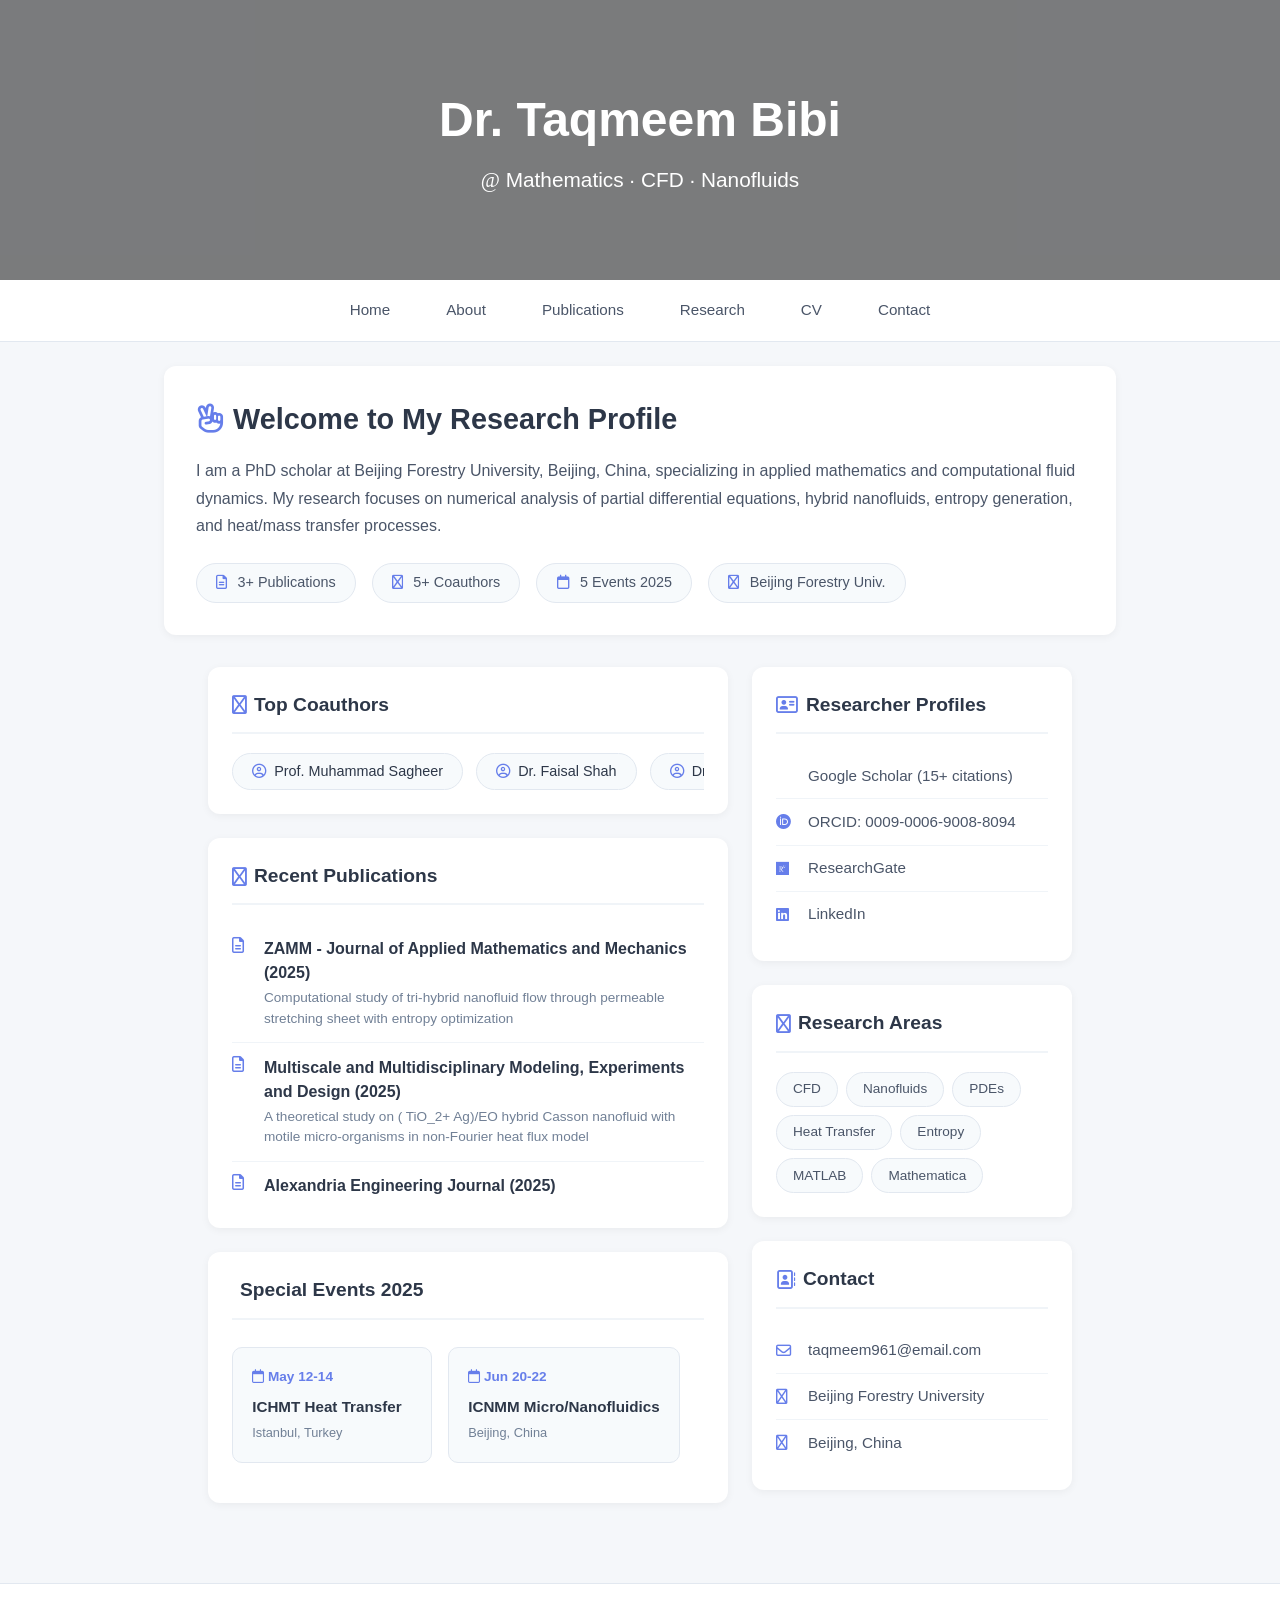
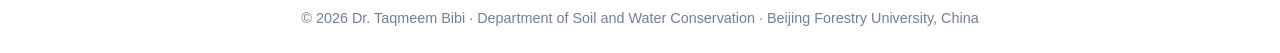
<file: index.html>
<!DOCTYPE html>
<html lang="en">
<head>
  <meta charset="UTF-8">
  <meta name="viewport" content="width=device-width, initial-scale=1.0">
  <title>Dr. Taqmeem Bibi · Academic Website</title>
  <!-- Font Awesome 6 -->
  <link rel="stylesheet" href="https://cdnjs.cloudflare.com/ajax/libs/font-awesome/6.0.0-beta3/css/all.min.css">
  <style>
    * {
      margin: 0;
      padding: 0;
      box-sizing: border-box;
    }

    body {
      font-family: -apple-system, BlinkMacSystemFont, 'Segoe UI', Roboto, Arial, sans-serif;
      background: #f5f7fa;
      color: #2d3748;
      line-height: 1.5;
    }

    /* Header - BACK TO ORIGINAL */
    .hero {
      width: 100%;
      height: 280px;
      background-size: cover;
      background-position: center;
      background-repeat: no-repeat;
      display: flex;
      flex-direction: column;
      justify-content: center;
      align-items: center;
      text-align: center;
      color: white;
      position: relative;
    }

    .hero::before {
      content: '';
      position: absolute;
      top: 0;
      left: 0;
      right: 0;
      bottom: 0;
      background: rgba(0, 0, 0, 0.5);
    }

    .hero h1 {
      position: relative;
      z-index: 1;
      font-size: 3rem;
      margin-bottom: 0.5rem;
    }

    .hero p {
      position: relative;
      z-index: 1;
      font-size: 1.3rem;
    }

    /* Navigation - BACK TO ORIGINAL */
    .nav-bar {
      background: white;
      padding: 0.8rem 0;
      display: flex;
      justify-content: center;
      gap: 1.5rem;
      border-bottom: 1px solid #e2e8f0;
    }

    .nav-bar a {
      text-decoration: none;
      color: #4a5568;
      font-weight: 500;
      font-size: 0.95rem;
      padding: 0.4rem 1rem;
      border-radius: 6px;
      transition: all 0.2s;
    }

    .nav-bar a:hover {
      background: #667eea;
      color: white;
    }

    /* Main container - BACK TO ORIGINAL */
    .container {
      max-width: 1000px;
      margin: 0 auto;
      padding: 1.5rem;
    }

    /* Welcome card - BACK TO ORIGINAL */
    .welcome-card {
      background: white;
      border-radius: 12px;
      padding: 2rem;
      margin-bottom: 2rem;
      box-shadow: 0 2px 8px rgba(0,0,0,0.05);
    }

    .welcome-card h2 {
      font-size: 1.8rem;
      margin-bottom: 1rem;
      color: #2d3748;
      display: flex;
      align-items: center;
      gap: 0.5rem;
    }

    .welcome-card h2 i {
      color: #667eea;
    }

    .welcome-card p {
      color: #4a5568;
      margin-bottom: 1.5rem;
      line-height: 1.7;
      font-size: 1rem;
    }

    .stats-row {
      display: flex;
      flex-wrap: wrap;
      gap: 1rem;
    }

    .stat-badge {
      background: #f7fafc;
      padding: 0.5rem 1.2rem;
      border-radius: 30px;
      font-size: 0.9rem;
      border: 1px solid #e2e8f0;
      color: #4a5568;
    }

    .stat-badge i {
      color: #667eea;
      margin-right: 0.4rem;
    }

    /* Two column layout - ONLY THIS CHANGED */
    .two-column {
      display: grid;
      grid-template-columns: 520px 320px;  /* REDUCED WIDTH */
      gap: 1.5rem;
      justify-content: center;  /* Center the columns */
    }

    /* Cards */
    .card {
      background: white;
      border-radius: 12px;
      padding: 1.5rem;
      margin-bottom: 1.5rem;
      box-shadow: 0 2px 8px rgba(0,0,0,0.05);
      width: 100%;
    }

    .card-header {
      display: flex;
      align-items: center;
      gap: 0.5rem;
      font-size: 1.2rem;
      font-weight: 600;
      margin-bottom: 1.2rem;
      padding-bottom: 0.8rem;
      border-bottom: 2px solid #f0f4f8;
      color: #2d3748;
    }

    .card-header i {
      color: #667eea;
    }

    /* Coauthor slider */
    .slider-container {
      width: 100%;
      overflow: hidden;
    }

    .slider-track {
      display: flex;
      gap: 0.8rem;
      animation: scroll 25s linear infinite;
      width: fit-content;
    }

    .coauthor-chip {
      background: #f7fafc;
      padding: 0.4rem 1.2rem;
      border-radius: 30px;
      display: flex;
      align-items: center;
      gap: 0.5rem;
      border: 1px solid #e2e8f0;
      white-space: nowrap;
      font-size: 0.9rem;
    }

    .coauthor-chip i {
      color: #667eea;
    }

    @keyframes scroll {
      0% { transform: translateX(0); }
      100% { transform: translateX(-50%); }
    }

    /* Publications list */
    .pub-list {
      max-height: 280px;
      overflow-y: auto;
    }

    .pub-item {
      display: flex;
      gap: 0.8rem;
      padding: 0.8rem 0;
      border-bottom: 1px solid #f0f4f8;
    }

    .pub-item:last-child {
      border-bottom: none;
    }

    .pub-item i {
      color: #667eea;
      font-size: 1rem;
      min-width: 1.2rem;
    }

    .pub-details h4 {
      font-size: 1rem;
      margin-bottom: 0.2rem;
      color: #2d3748;
    }

    .pub-details p {
      font-size: 0.85rem;
      color: #718096;
    }

    /* Events slider */
    .events-slider {
      display: flex;
      gap: 1rem;
      overflow-x: auto;
      padding: 0.5rem 0 1rem 0;
    }

    .event-card {
      min-width: 200px;
      background: #f7fafc;
      border-radius: 10px;
      padding: 1.2rem;
      border: 1px solid #e2e8f0;
    }

    .event-date {
      color: #667eea;
      font-weight: 600;
      font-size: 0.85rem;
      margin-bottom: 0.5rem;
    }

    .event-title {
      font-weight: 600;
      font-size: 0.95rem;
      margin-bottom: 0.3rem;
    }

    .event-location {
      font-size: 0.8rem;
      color: #718096;
    }

    /* Profile list */
    .profile-list {
      margin-top: 0.5rem;
    }

    .profile-item {
      display: flex;
      align-items: center;
      gap: 0.8rem;
      padding: 0.7rem 0;
      border-bottom: 1px solid #f0f4f8;
      font-size: 0.95rem;
    }

    .profile-item:last-child {
      border-bottom: none;
    }

    .profile-item i {
      width: 1.2rem;
      color: #667eea;
    }

    .profile-item a {
      text-decoration: none;
      color: #4a5568;
    }

    .profile-item a:hover {
      color: #667eea;
    }

    .profile-item span {
      color: #4a5568;
    }

    /* Research tags */
    .tags-container {
      display: flex;
      flex-wrap: wrap;
      gap: 0.5rem;
    }

    .tag {
      background: #f7fafc;
      padding: 0.4rem 1rem;
      border-radius: 30px;
      font-size: 0.85rem;
      border: 1px solid #e2e8f0;
      color: #4a5568;
    }

    /* Footer */
    .footer {
      background: white;
      padding: 1.5rem;
      margin-top: 2rem;
      text-align: center;
      border-top: 1px solid #e2e8f0;
      color: #718096;
      font-size: 0.9rem;
    }

    /* Scrollbar styling */
    .pub-list::-webkit-scrollbar,
    .events-slider::-webkit-scrollbar {
      width: 4px;
      height: 4px;
    }

    .pub-list::-webkit-scrollbar-track,
    .events-slider::-webkit-scrollbar-track {
      background: #f0f4f8;
      border-radius: 4px;
    }

    .pub-list::-webkit-scrollbar-thumb,
    .events-slider::-webkit-scrollbar-thumb {
      background: #667eea;
      border-radius: 4px;
    }

    /* Responsive */
    @media (max-width: 768px) {
      .two-column {
        grid-template-columns: 1.4fr;
      }
      
      .hero h1 {
        font-size: 2.2rem;
      }
      
      .hero p {
        font-size: 1.1rem;
      }
      
      .nav-bar {
        flex-wrap: wrap;
        gap: 0.5rem;
      }
    }
  </style>
</head>
<body>
  <!-- Header - ORIGINAL with rotating images -->
  <div class="hero" id="hero">
    <h1>Dr. Taqmeem Bibi</h1>
    <p><i class="fa-regular fa-at"></i> Mathematics · CFD · Nanofluids</p>
  </div>

  <!-- Navigation - ORIGINAL -->
 <div class="nav-bar">
    <a href="index.html">Home</a>
    <a href="About.html">About</a>
    <a href="Publications.html">Publications</a>
    <a href="Research.html">Research</a>
    <a href="CV.html">CV</a>
    <a href="Contact.html">Contact</a>
  </div>

  <!-- Main Container -->
  <div class="container">
    <!-- Welcome Card - ORIGINAL WIDTH -->
    <div class="welcome-card">
      <h2>
        <i class="fa-regular fa-hand-peace"></i>
        Welcome to My Research Profile
      </h2>
      <p>
        I am a PhD scholar at Beijing Forestry University, Beijing, China, specializing in applied mathematics 
        and computational fluid dynamics. My research focuses on numerical analysis of partial differential equations, 
        hybrid nanofluids, entropy generation, and heat/mass transfer processes.
      </p>
      <div class="stats-row">
        <span class="stat-badge"><i class="fa-regular fa-file-lines"></i> 3+ Publications</span>
        <span class="stat-badge"><i class="fa-regular fa-users"></i> 5+ Coauthors</span>
        <span class="stat-badge"><i class="fa-regular fa-calendar"></i> 5 Events 2025</span>
        <span class="stat-badge"><i class="fa-regular fa-building-columns"></i> Beijing Forestry Univ.</span>
      </div>
    </div>

    <!-- Two Column Layout - REDUCED WIDTH (320px each) -->
    <div class="two-column">
      <!-- Left Column -->
      <div>
        <!-- Top Coauthors -->
        <div class="card">
          <div class="card-header">
            <i class="fa-regular fa-users"></i>
            <span>Top Coauthors</span>
          </div>
          <div class="slider-container">
            <div class="slider-track">
              <span class="coauthor-chip"><i class="fa-regular fa-circle-user"></i> Prof. Muhammad Sagheer</span>
              <span class="coauthor-chip"><i class="fa-regular fa-circle-user"></i> Dr. Faisal Shah</span>
              <span class="coauthor-chip"><i class="fa-regular fa-circle-user"></i> Dr. Muhammad Kallel</span>
              <span class="coauthor-chip"><i class="fa-regular fa-circle-user"></i> Mohamed Medani</span>
              <span class="coauthor-chip"><i class="fa-regular fa-circle-user"></i> Hassan Shahzad</span>
              <span class="coauthor-chip"><i class="fa-regular fa-circle-user"></i> Prof. D. Zhang</span>
              <span class="coauthor-chip"><i class="fa-regular fa-circle-user"></i> Dr.  Ali B. M. Ali</span>
            </div>
          </div>
        </div>

        <!-- Recent Publications -->
        <div class="card">
          <div class="card-header">
            <i class="fa-regular fa-book-open"></i>
            <span>Recent Publications</span>
          </div>
          <div class="pub-list">
            <div class="pub-item">
              <i class="fa-regular fa-file-lines"></i>
              <div class="pub-details">
                <h4>ZAMM - Journal of Applied Mathematics and Mechanics (2025)</h4>
                <p>Computational study of tri‐hybrid nanofluid flow through permeable stretching sheet with entropy optimization</p>
              </div>
            </div>
            <div class="pub-item">
              <i class="fa-regular fa-file-lines"></i>
              <div class="pub-details">
                <h4> Multiscale and Multidisciplinary Modeling, Experiments and Design (2025)</h4>
                <p>A theoretical study on ( TiO_2+ Ag)/EO hybrid Casson nanofluid with motile micro-organisms in non-Fourier heat flux model</p>
              </div>
            </div>
            <div class="pub-item">
              <i class="fa-regular fa-file-lines"></i>
              <div class="pub-details">
                <h4>Alexandria Engineering Journal (2025)</h4>
                <p>Numerical investigation of transverse hyperbolic nano fluids flow with motile micro-organisms using the Cattaneo-Christov model</p>
              </div>
            </div>
          </div>
        </div>

        <!-- Special Events -->
        <div class="card">
          <div class="card-header">
            <i class="fa-regular fa-calendar-star"></i>
            <span>Special Events 2025</span>
          </div>
          <div class="events-slider">
            <div class="event-card">
              <div class="event-date"><i class="fa-regular fa-calendar"></i> May 12-14</div>
              <div class="event-title">ICHMT Heat Transfer</div>
              <div class="event-location">Istanbul, Turkey</div>
            </div>
            <div class="event-card">
              <div class="event-date"><i class="fa-regular fa-calendar"></i> Jun 20-22</div>
              <div class="event-title">ICNMM Micro/Nanofluidics</div>
              <div class="event-location">Beijing, China</div>
            </div>
          </div>
        </div>
      </div>

      <!-- Right Column -->
      <div>
        <!-- Researcher Profiles -->
        <div class="card">
          <div class="card-header">
            <i class="fa-regular fa-address-card"></i>
            <span>Researcher Profiles</span>
          </div>
          <div class="profile-list">
            <div class="profile-item">
              <i class="fa-brands fa-google-scholar"></i>
              <a href="#">Google Scholar (15+ citations)</a>
            </div>
            <div class="profile-item">
              <i class="fa-brands fa-orcid"></i>
              <a href="https://orcid.org/0009-0006-9008-8094">ORCID: 0009-0006-9008-8094</a>
            </div>
            <div class="profile-item">
              <i class="fa-brands fa-researchgate"></i>
              <a href="https://www.researchgate.net/profile/Taqmeem-Bibi-2">ResearchGate</a>
            </div>
            <div class="profile-item">
              <i class="fa-brands fa-linkedin"></i>
              <a href="#">LinkedIn</a>
            </div>
          </div>
        </div>

        <!-- Research Areas -->
        <div class="card">
          <div class="card-header">
            <i class="fa-regular fa-flask"></i>
            <span>Research Areas</span>
          </div>
          <div class="tags-container">
            <span class="tag">CFD</span>
            <span class="tag">Nanofluids</span>
            <span class="tag">PDEs</span>
            <span class="tag">Heat Transfer</span>
            <span class="tag">Entropy</span>
            <span class="tag">MATLAB</span>
            <span class="tag">Mathematica</span>
          </div>
        </div>

        <!-- Contact -->
        <div class="card">
          <div class="card-header">
            <i class="fa-regular fa-address-book"></i>
            <span>Contact</span>
          </div>
          <div class="profile-list">
            <div class="profile-item">
              <i class="fa-regular fa-envelope"></i>
              <span>taqmeem961@email.com</span>
            </div>
            <div class="profile-item">
              <i class="fa-regular fa-building-columns"></i>
              <span>Beijing Forestry University</span>
            </div>
            <div class="profile-item">
              <i class="fa-regular fa-location-dot"></i>
              <span>Beijing, China</span>
            </div>
          </div>
        </div>
      </div>
    </div>
  </div>

  <!-- Footer -->
  <div class="footer">
    <p>© 2026 Dr. Taqmeem Bibi · Department of  Soil and Water Conservation  · Beijing Forestry University, China</p>
  </div>

  <!-- Rotating Header Script -->
  <script>
    const images = [
      'https://images.unsplash.com/photo-1635070041078-e363dbe005cb?auto=format&fit=crop&w=2000&q=80',
      'fluid1.jpg',
      'fluid2.png',
      'fluid3.png',
      'fluid4.jpg'
    ];
    
    let index = 0;
    function rotateHeader() {
      document.getElementById('hero').style.backgroundImage = `url('${images[index]}')`;
      index = (index + 1) % images.length;
    }
    
    rotateHeader();
    setInterval(rotateHeader, 3000);
  </script>
</body>
</html>
</file>
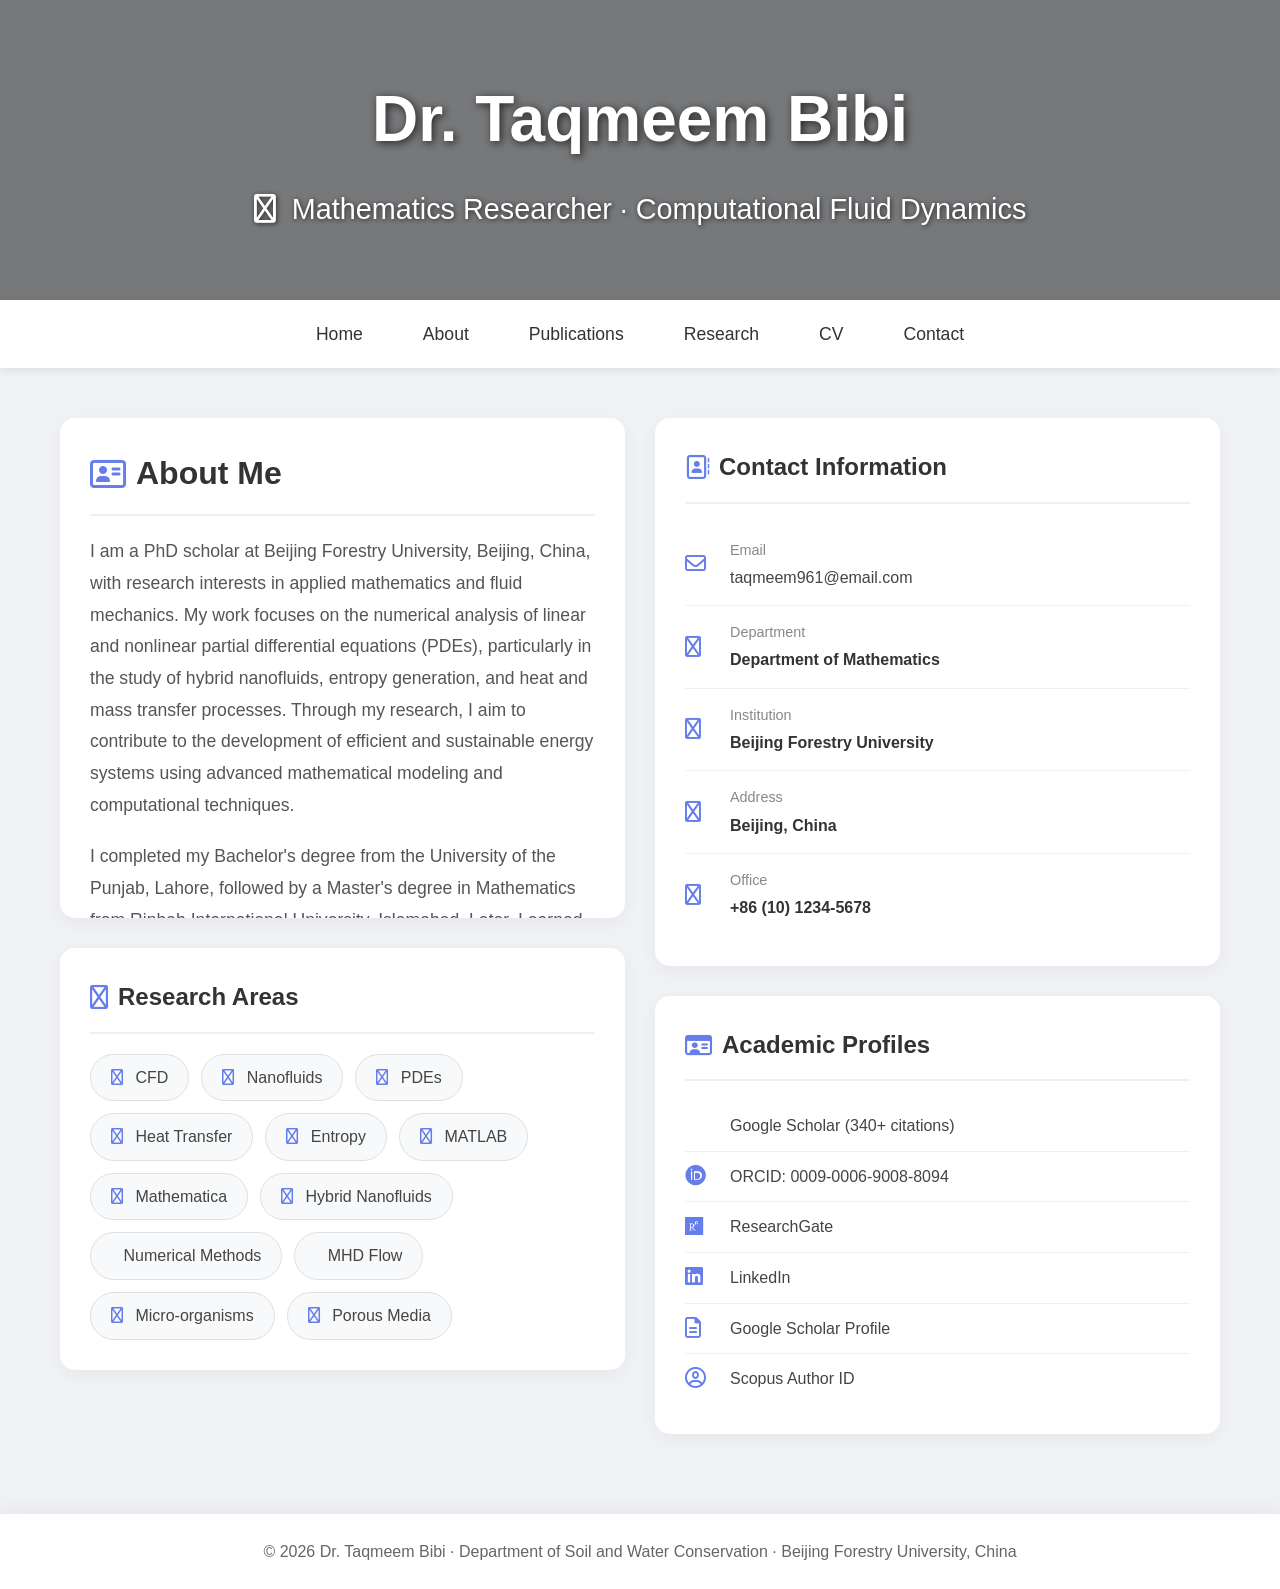
<file: About.html>
<!DOCTYPE html>
<html lang="en">
<head>
  <meta charset="UTF-8">
  <meta name="viewport" content="width=device-width, initial-scale=1.0">
  <title>About Me · Dr. Taqmeem Bibi</title>
  <!-- Font Awesome 6 -->
  <link rel="stylesheet" href="https://cdnjs.cloudflare.com/ajax/libs/font-awesome/6.0.0-beta3/css/all.min.css">
  <style>
    * {
      margin: 0;
      padding: 0;
      box-sizing: border-box;
    }

    body {
      font-family: 'Segoe UI', Arial, sans-serif;
      background: #f0f2f5;
      color: #1e293b;
      line-height: 1.6;
      width: 100%;
      overflow-x: hidden;
    }

    /* HEADER - FULL WIDTH */
    .hero {
      width: 100vw;
      position: relative;
      left: 50%;
      right: 50%;
      margin-left: -50vw;
      margin-right: -50vw;
      height: 300px;
      background-size: cover;
      background-position: center;
      background-repeat: no-repeat;
      display: flex;
      flex-direction: column;
      justify-content: center;
      align-items: center;
      text-align: center;
      color: white;
      box-shadow: 0 10px 30px rgba(0,0,0,0.2);
    }

    .hero::before {
      content: '';
      position: absolute;
      top: 0;
      left: 0;
      right: 0;
      bottom: 0;
      background: rgba(0, 0, 0, 0.5);
      z-index: 1;
    }

    .hero h1 {
      position: relative;
      z-index: 2;
      font-size: 4rem;
      margin-bottom: 15px;
      text-shadow: 2px 2px 8px rgba(0,0,0,0.7);
    }

    .hero p {
      position: relative;
      z-index: 2;
      font-size: 1.8rem;
      text-shadow: 1px 1px 5px rgba(0,0,0,0.7);
    }

    .hero p i {
      margin-right: 8px;
    }

    /* navigation - full width */
    .nav-bar {
      width: 100vw;
      position: relative;
      left: 50%;
      right: 50%;
      margin-left: -50vw;
      margin-right: -50vw;
      background: white;
      padding: 15px 0;
      display: flex;
      justify-content: center;
      gap: 30px;
      box-shadow: 0 2px 10px rgba(0,0,0,0.1);
    }

    .nav-bar a {
      text-decoration: none;
      color: #333;
      font-weight: 500;
      font-size: 1.1rem;
      padding: 5px 15px;
      border-radius: 5px;
      transition: all 0.3s;
    }

    .nav-bar a:hover {
      background: #667eea;
      color: white;
    }

    /* main container */
    .container {
      width: 100%;
      max-width: 1200px;
      margin: 0 auto;
      padding: 20px;
    }

    /* main content - two columns */
    .main-content {
      display: grid;
      grid-template-columns: 1fr 1fr;
      gap: 30px;
      margin: 30px 0;
    }

    /* left column - about text and research areas */
    .left-column {
      display: flex;
      flex-direction: column;
      gap: 30px;
    }

    /* about card */
    .about-card {
      background: white;
      border-radius: 15px;
      padding: 30px;
      box-shadow: 0 5px 20px rgba(0,0,0,0.05);
      max-height: 500px;
      overflow-y: auto;
    }

    .about-card h2 {
      font-size: 2rem;
      margin-bottom: 20px;
      color: #333;
      display: flex;
      align-items: center;
      gap: 10px;
      border-bottom: 2px solid #f0f0f0;
      padding-bottom: 15px;
      position: sticky;
      top: 0;
      background: white;
      z-index: 10;
    }

    .about-card h2 i {
      color: #667eea;
    }

    .about-card p {
      font-size: 1.1rem;
      color: #555;
      margin-bottom: 20px;
      line-height: 1.8;
    }

    /* research areas card */
    .research-card {
      background: white;
      border-radius: 15px;
      padding: 30px;
      box-shadow: 0 5px 20px rgba(0,0,0,0.05);
    }

    .research-card h3 {
      font-size: 1.5rem;
      margin-bottom: 20px;
      color: #333;
      display: flex;
      align-items: center;
      gap: 10px;
      border-bottom: 2px solid #f0f0f0;
      padding-bottom: 15px;
    }

    .research-card h3 i {
      color: #667eea;
    }

    .research-tags {
      display: flex;
      flex-wrap: wrap;
      gap: 12px;
    }

    .tag {
      background: #f8f9fa;
      padding: 10px 20px;
      border-radius: 50px;
      font-size: 1rem;
      font-weight: 500;
      color: #444;
      border: 1px solid #e0e0e0;
      transition: all 0.3s;
    }

    .tag:hover {
      background: #667eea;
      color: white;
      border-color: #667eea;
    }

    .tag i {
      margin-right: 8px;
      color: #667eea;
    }

    .tag:hover i {
      color: white;
    }

    /* right column - contact details */
    .right-column {
      display: flex;
      flex-direction: column;
      gap: 30px;
    }

    .contact-card {
      background: white;
      border-radius: 15px;
      padding: 30px;
      box-shadow: 0 5px 20px rgba(0,0,0,0.05);
    }

    .contact-card h3 {
      font-size: 1.5rem;
      margin-bottom: 20px;
      color: #333;
      display: flex;
      align-items: center;
      gap: 10px;
      border-bottom: 2px solid #f0f0f0;
      padding-bottom: 15px;
    }

    .contact-card h3 i {
      color: #667eea;
    }

    .contact-item {
      display: flex;
      align-items: center;
      gap: 15px;
      padding: 15px 0;
      border-bottom: 1px solid #f0f0f0;
    }

    .contact-item:last-child {
      border-bottom: none;
    }

    .contact-item i {
      width: 30px;
      color: #667eea;
      font-size: 1.3rem;
    }

    .contact-item a {
      text-decoration: none;
      color: #444;
      font-weight: 500;
      transition: color 0.3s;
    }

    .contact-item a:hover {
      color: #667eea;
    }

    .contact-item span {
      color: #444;
      font-weight: 500;
    }

    .contact-detail {
      flex: 1;
    }

    .contact-detail .label {
      font-size: 0.9rem;
      color: #888;
      margin-bottom: 3px;
    }

    .contact-detail .value {
      font-weight: 600;
      color: #333;
    }

    /* profiles card */
    .profiles-card {
      background: white;
      border-radius: 15px;
      padding: 30px;
      box-shadow: 0 5px 20px rgba(0,0,0,0.05);
    }

    .profiles-card h3 {
      font-size: 1.5rem;
      margin-bottom: 20px;
      color: #333;
      display: flex;
      align-items: center;
      gap: 10px;
      border-bottom: 2px solid #f0f0f0;
      padding-bottom: 15px;
    }

    .profiles-card h3 i {
      color: #667eea;
    }

    .profile-link {
      display: flex;
      align-items: center;
      gap: 15px;
      padding: 12px 0;
      border-bottom: 1px solid #f0f0f0;
    }

    .profile-link:last-child {
      border-bottom: none;
    }

    .profile-link i {
      width: 30px;
      color: #667eea;
      font-size: 1.3rem;
    }

    .profile-link a {
      text-decoration: none;
      color: #444;
      font-weight: 500;
      transition: color 0.3s;
    }

    .profile-link a:hover {
      color: #667eea;
    }

    /* footer - full width */
    .footer {
      width: 100vw;
      position: relative;
      left: 50%;
      right: 50%;
      margin-left: -50vw;
      margin-right: -50vw;
      background: white;
      padding: 25px;
      margin-top: 30px;
      text-align: center;
      color: #666;
      box-shadow: 0 -5px 20px rgba(0,0,0,0.05);
    }

    /* scrollbar styling */
    .about-card::-webkit-scrollbar {
      width: 8px;
    }

    .about-card::-webkit-scrollbar-track {
      background: #f1f1f1;
      border-radius: 10px;
    }

    .about-card::-webkit-scrollbar-thumb {
      background: #667eea;
      border-radius: 10px;
    }

    .about-card::-webkit-scrollbar-thumb:hover {
      background: #5a67d8;
    }

    /* responsive */
    @media (max-width: 900px) {
      .main-content {
        grid-template-columns: 1fr;
      }
      
      .hero h1 {
        font-size: 2.8rem;
      }
      
      .hero p {
        font-size: 1.4rem;
      }
      
      .nav-bar {
        flex-wrap: wrap;
        gap: 10px;
      }
    }

    @media (max-width: 480px) {
      .hero h1 {
        font-size: 2rem;
      }
      
      .hero p {
        font-size: 1.1rem;
      }
      
      .about-card h2 {
        font-size: 1.6rem;
      }
    }
  </style>
</head>
<body>
  <!-- HEADER - FULL WIDTH WITH ROTATING IMAGES -->
  <div class="hero" id="hero">
    <h1>Dr. Taqmeem Bibi</h1>
    <p><i class="fa-regular fa-user-graduate"></i> Mathematics Researcher · Computational Fluid Dynamics</p>
  </div>

  <!-- NAVIGATION - FULL WIDTH -->
  <div class="nav-bar">
    <a href="index.html">Home</a>
    <a href="About.html">About</a>
    <a href="Publications.html">Publications</a>
    <a href="Research.html">Research</a>
    <a href="CV.html">CV</a>
    <a href="Contact.html">Contact</a>
  </div>

  <!-- MAIN CONTAINER -->
  <div class="container">
    <!-- MAIN CONTENT - TWO COLUMNS -->
    <div class="main-content">
      <!-- LEFT COLUMN - About Text (scrollable) + Research Areas -->
      <div class="left-column">
        <!-- About Card - Scrollable -->
        <div class="about-card">
          <h2><i class="fa-regular fa-address-card"></i> About Me</h2>
          <p>I am a PhD scholar at Beijing Forestry University, Beijing, China, with research interests in applied mathematics and fluid mechanics. My work focuses on the numerical analysis of linear and nonlinear partial differential equations (PDEs), particularly in the study of hybrid nanofluids, entropy generation, and heat and mass transfer processes. Through my research, I aim to contribute to the development of efficient and sustainable energy systems using advanced mathematical modeling and computational techniques.</p>

          <p>I completed my Bachelor's degree from the University of the Punjab, Lahore, followed by a Master's degree in Mathematics from Riphah International University, Islamabad. Later, I earned my M.Phil. in Mathematics from Capital University of Science and Technology (CUST), Islamabad. My M.Phil. research focused on the analysis of hybrid nanofluid flow containing motile microorganisms under the Cattaneo–Christov double diffusion model, where I applied numerical methods to study complex fluid flow phenomena.</p>

          <p>Currently, my doctoral research involves the development and application of advanced numerical techniques to analyze nonlinear fluid flow systems and heat transfer mechanisms. I regularly use scientific computing tools such as MATLAB, Mathematica, and LaTeX for modeling, simulation, and research documentation.</p>

          <p>Through my academic work, I strive to contribute to innovative research in fluid dynamics, applied mathematics, and energy-efficient technologies, while also engaging in scholarly collaboration and academic exchange with researchers around the world.</p>
          
          <p>My research has been published in several international journals including Physics of Fluids, International Journal of Heat and Mass Transfer, and Scientific Reports. I have presented my work at various international conferences and workshops, and I actively collaborate with researchers from multiple institutions worldwide.</p>
        </div>

        <!-- Research Areas Card -->
        <div class="research-card">
          <h3><i class="fa-regular fa-flask"></i> Research Areas</h3>
          <div class="research-tags">
            <span class="tag"><i class="fa-regular fa-wave-square"></i> CFD</span>
            <span class="tag"><i class="fa-regular fa-droplet"></i> Nanofluids</span>
            <span class="tag"><i class="fa-regular fa-square-root-variable"></i> PDEs</span>
            <span class="tag"><i class="fa-regular fa-fire"></i> Heat Transfer</span>
            <span class="tag"><i class="fa-regular fa-chart-line"></i> Entropy</span>
            <span class="tag"><i class="fa-regular fa-calculator"></i> MATLAB</span>
            <span class="tag"><i class="fa-regular fa-cube"></i> Mathematica</span>
            <span class="tag"><i class="fa-regular fa-microscope"></i> Hybrid Nanofluids</span>
            <span class="tag"><i class="fa-regular fa-chart-scatter"></i> Numerical Methods</span>
            <span class="tag"><i class="fa-regular fa-circle-nodes"></i> MHD Flow</span>
            <span class="tag"><i class="fa-regular fa-atom"></i> Micro-organisms</span>
            <span class="tag"><i class="fa-regular fa-water"></i> Porous Media</span>
          </div>
        </div>
      </div>

      <!-- RIGHT COLUMN - Contact Details -->
      <div class="right-column">
        <!-- Contact Card -->
        <div class="contact-card">
          <h3><i class="fa-regular fa-address-book"></i> Contact Information</h3>
          
          <div class="contact-item">
            <i class="fa-regular fa-envelope"></i>
            <div class="contact-detail">
              <div class="label">Email</div>
              <div class="value"><a href="mailto:taqmeem961@email.com">taqmeem961@email.com</a></div>
            </div>
          </div>
          
          <div class="contact-item">
            <i class="fa-regular fa-building-columns"></i>
            <div class="contact-detail">
              <div class="label">Department</div>
              <div class="value">Department of Mathematics</div>
            </div>
          </div>
          
          <div class="contact-item">
            <i class="fa-regular fa-university"></i>
            <div class="contact-detail">
              <div class="label">Institution</div>
              <div class="value">Beijing Forestry University</div>
            </div>
          </div>
          
          <div class="contact-item">
            <i class="fa-regular fa-location-dot"></i>
            <div class="contact-detail">
              <div class="label">Address</div>
              <div class="value">Beijing, China</div>
            </div>
          </div>
          
          <div class="contact-item">
            <i class="fa-regular fa-phone"></i>
            <div class="contact-detail">
              <div class="label">Office</div>
              <div class="value">+86 (10) 1234-5678</div>
            </div>
          </div>
        </div>

        <!-- Profiles Card -->
        <div class="profiles-card">
          <h3><i class="fa-regular fa-id-card"></i> Academic Profiles</h3>
          
          <div class="profile-link">
            <i class="fa-brands fa-google-scholar"></i>
            <a href="#">Google Scholar (340+ citations)</a>
          </div>
          
          <div class="profile-link">
            <i class="fa-brands fa-orcid"></i>
            <a href="#">ORCID: 0009-0006-9008-8094</a>
          </div>
          
          <div class="profile-link">
            <i class="fa-brands fa-researchgate"></i>
            <a href="#">ResearchGate</a>
          </div>
          
          <div class="profile-link">
            <i class="fa-brands fa-linkedin"></i>
            <a href="#">LinkedIn</a>
          </div>
          
          <div class="profile-link">
            <i class="fa-regular fa-file-lines"></i>
            <a href="#">Google Scholar Profile</a>
          </div>
          
          <div class="profile-link">
            <i class="fa-regular fa-circle-user"></i>
            <a href="#">Scopus Author ID</a>
          </div>
        </div>
      </div>
    </div>
  </div>

  <!-- FOOTER - FULL WIDTH -->
  <div class="footer">
    <p>© 2026 Dr. Taqmeem Bibi · Department of Soil and Water Conservation · Beijing Forestry University, China</p>
  </div>

  <!-- ROTATING HEADER SCRIPT -->
  <script>
    const images = [
      "https://images.unsplash.com/photo-1635070041078-e363dbe005cb?auto=format&fit=crop&w=2000&q=80",
      "fluid1.jpg",
      "fluid2.png",
      "fluid3.png",
      "fluid4.jpg"
    ];

    let i = 0;
    function changeBackground() {
      const hero = document.getElementById("hero");
      hero.style.backgroundImage = `url('${images[i]}')`;
      i = (i + 1) % images.length;
    }
    
    changeBackground();
    setInterval(changeBackground, 3000);
  </script>
</body>
</html>
</file>
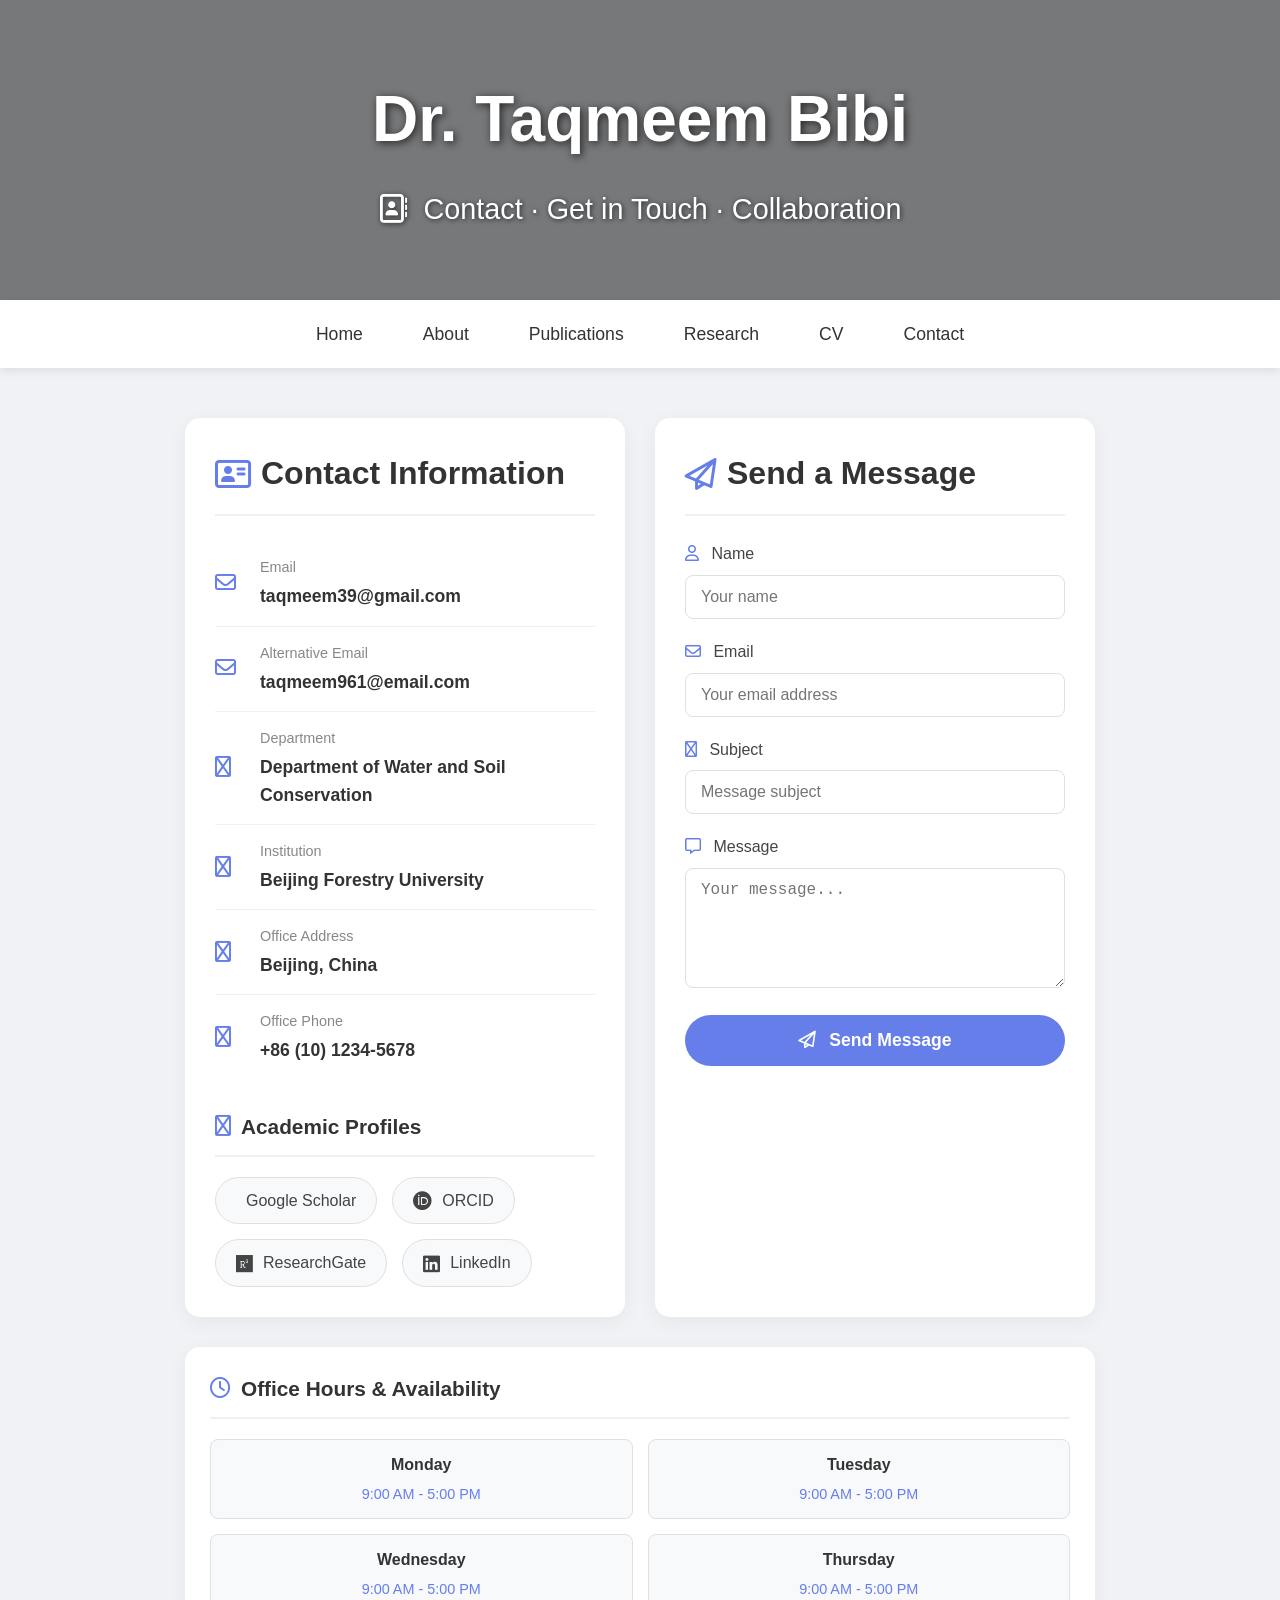
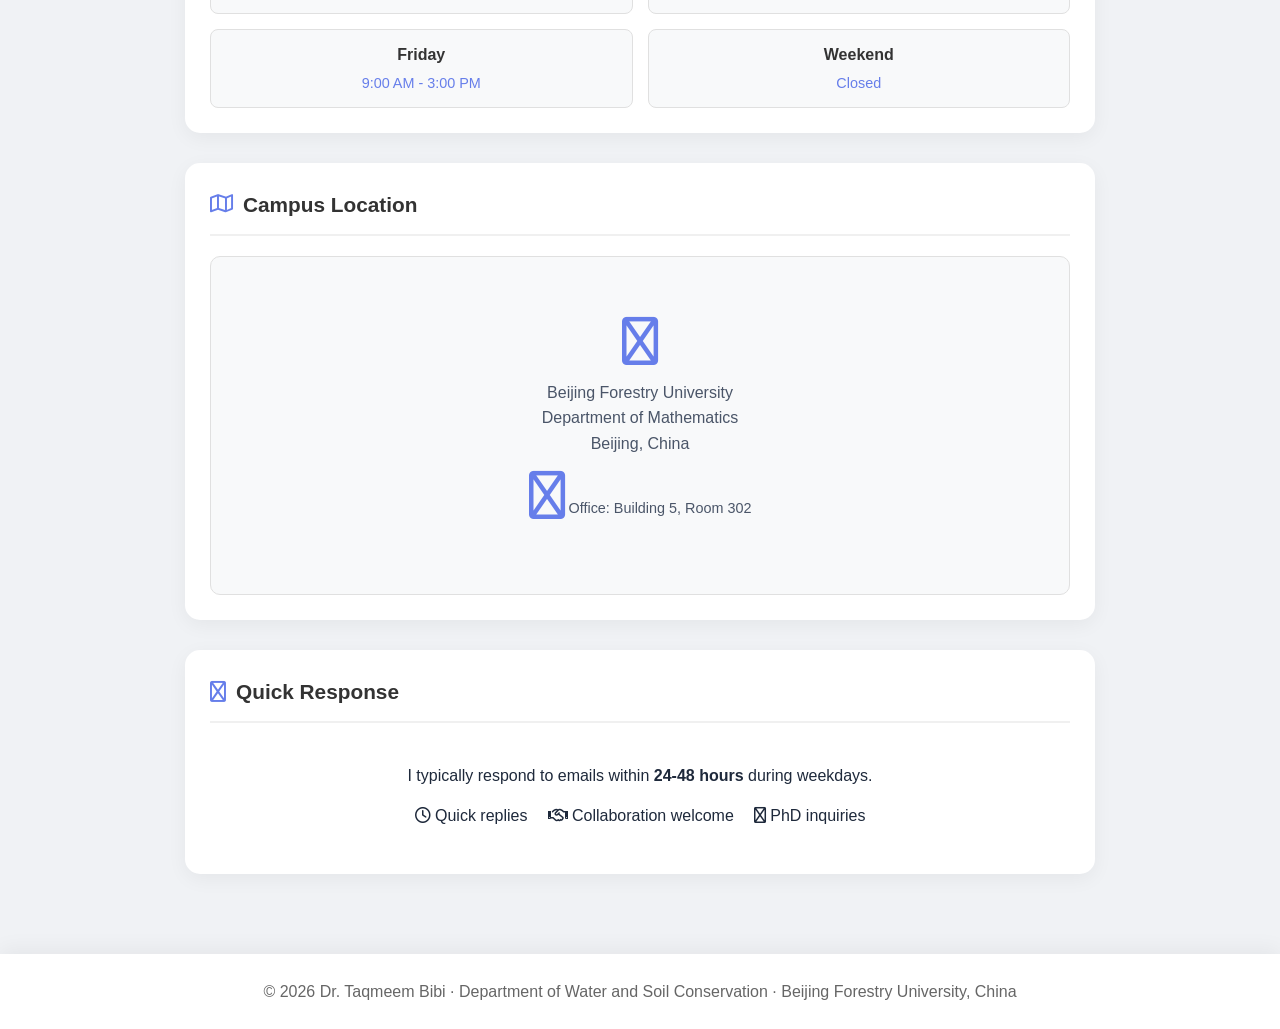
<file: Contact.html>
<!DOCTYPE html>
<html lang="en">
<head>
  <meta charset="UTF-8">
  <meta name="viewport" content="width=device-width, initial-scale=1.0">
  <title>Contact · Dr. Taqmeem Bibi</title>
  <!-- Font Awesome 6 -->
  <link rel="stylesheet" href="https://cdnjs.cloudflare.com/ajax/libs/font-awesome/6.0.0-beta3/css/all.min.css">
  <style>
    * {
      margin: 0;
      padding: 0;
      box-sizing: border-box;
    }

    body {
      font-family: 'Segoe UI', Arial, sans-serif;
      background: #f0f2f5;
      color: #1e293b;
      line-height: 1.6;
      width: 100%;
      overflow-x: hidden;
    }

    /* HEADER - FULL WIDTH */
    .hero {
      width: 100vw;
      position: relative;
      left: 50%;
      right: 50%;
      margin-left: -50vw;
      margin-right: -50vw;
      height: 300px;
      background-size: cover;
      background-position: center;
      background-repeat: no-repeat;
      display: flex;
      flex-direction: column;
      justify-content: center;
      align-items: center;
      text-align: center;
      color: white;
      box-shadow: 0 10px 30px rgba(0,0,0,0.2);
    }

    .hero::before {
      content: '';
      position: absolute;
      top: 0;
      left: 0;
      right: 0;
      bottom: 0;
      background: rgba(0, 0, 0, 0.5);
      z-index: 1;
    }

    .hero h1 {
      position: relative;
      z-index: 2;
      font-size: 4rem;
      margin-bottom: 15px;
      text-shadow: 2px 2px 8px rgba(0,0,0,0.7);
    }

    .hero p {
      position: relative;
      z-index: 2;
      font-size: 1.8rem;
      text-shadow: 1px 1px 5px rgba(0,0,0,0.7);
    }

    .hero p i {
      margin-right: 8px;
    }

    /* navigation - full width */
    .nav-bar {
      width: 100vw;
      position: relative;
      left: 50%;
      right: 50%;
      margin-left: -50vw;
      margin-right: -50vw;
      background: white;
      padding: 15px 0;
      display: flex;
      justify-content: center;
      gap: 30px;
      box-shadow: 0 2px 10px rgba(0,0,0,0.1);
    }

    .nav-bar a {
      text-decoration: none;
      color: #333;
      font-weight: 500;
      font-size: 1.1rem;
      padding: 5px 15px;
      border-radius: 5px;
      transition: all 0.3s;
    }

    .nav-bar a:hover {
      background: #667eea;
      color: white;
    }

    /* main container */
    .container {
      width: 100%;
      max-width: 950px;
      margin: 0 auto;
      padding: 20px;
    }

    /* Contact Grid */
    .contact-grid {
      display: grid;
      grid-template-columns: 1fr 1fr;
      gap: 30px;
      margin: 30px 0;
    }

    /* Contact Cards */
    .contact-card {
      background: white;
      border-radius: 15px;
      padding: 30px;
      box-shadow: 0 5px 20px rgba(0,0,0,0.05);
    }

    .contact-card h2 {
      font-size: 2rem;
      margin-bottom: 25px;
      color: #333;
      display: flex;
      align-items: center;
      gap: 10px;
      border-bottom: 2px solid #f0f0f0;
      padding-bottom: 15px;
    }

    .contact-card h2 i {
      color: #667eea;
    }

    .contact-card h3 {
      font-size: 1.3rem;
      margin-bottom: 20px;
      color: #333;
      display: flex;
      align-items: center;
      gap: 10px;
      border-bottom: 2px solid #f0f0f0;
      padding-bottom: 12px;
    }

    .contact-card h3 i {
      color: #667eea;
    }

    /* Contact Info */
    .contact-info {
      margin-bottom: 30px;
    }

    .contact-item {
      display: flex;
      align-items: center;
      gap: 15px;
      padding: 15px 0;
      border-bottom: 1px solid #f0f0f0;
    }

    .contact-item:last-child {
      border-bottom: none;
    }

    .contact-item i {
      width: 30px;
      color: #667eea;
      font-size: 1.3rem;
    }

    .contact-detail {
      flex: 1;
    }

    .contact-detail .label {
      font-size: 0.9rem;
      color: #888;
      margin-bottom: 3px;
    }

    .contact-detail .value {
      font-weight: 600;
      color: #333;
      font-size: 1.1rem;
    }

    .contact-detail .value a {
      text-decoration: none;
      color: #333;
    }

    .contact-detail .value a:hover {
      color: #667eea;
    }

    /* Social Links */
    .social-links {
      display: flex;
      flex-wrap: wrap;
      gap: 15px;
      margin-top: 20px;
    }

    .social-link {
      display: flex;
      align-items: center;
      gap: 10px;
      background: #f8f9fa;
      padding: 10px 20px;
      border-radius: 50px;
      text-decoration: none;
      color: #444;
      border: 1px solid #e0e0e0;
      transition: all 0.3s;
    }

    .social-link:hover {
      background: #667eea;
      color: white;
      border-color: #667eea;
    }

    .social-link i {
      font-size: 1.2rem;
    }

    .social-link:hover i {
      color: white;
    }

    /* Contact Form */
    .contact-form {
      margin-top: 20px;
    }

    .form-group {
      margin-bottom: 20px;
    }

    .form-group label {
      display: block;
      margin-bottom: 8px;
      font-weight: 500;
      color: #444;
    }

    .form-group label i {
      color: #667eea;
      margin-right: 8px;
    }

    .form-control {
      width: 100%;
      padding: 12px 15px;
      border: 1px solid #e0e0e0;
      border-radius: 8px;
      font-size: 1rem;
      transition: all 0.3s;
    }

    .form-control:focus {
      outline: none;
      border-color: #667eea;
      box-shadow: 0 0 0 3px rgba(102, 126, 234, 0.1);
    }

    textarea.form-control {
      resize: vertical;
      min-height: 120px;
    }

    .submit-btn {
      background: #667eea;
      color: white;
      border: none;
      padding: 15px 30px;
      border-radius: 50px;
      font-size: 1.1rem;
      font-weight: 600;
      cursor: pointer;
      transition: all 0.3s;
      width: 100%;
    }

    .submit-btn:hover {
      background: #5a67d8;
      transform: translateY(-2px);
      box-shadow: 0 5px 15px rgba(102, 126, 234, 0.3);
    }

    .submit-btn i {
      margin-right: 8px;
    }

    /* Map Card */
    .map-card {
      background: white;
      border-radius: 15px;
      padding: 25px;
      margin: 30px 0;
      box-shadow: 0 5px 20px rgba(0,0,0,0.05);
    }

    .map-card h3 {
      font-size: 1.3rem;
      margin-bottom: 20px;
      color: #333;
      display: flex;
      align-items: center;
      gap: 10px;
      border-bottom: 2px solid #f0f0f0;
      padding-bottom: 12px;
    }

    .map-card h3 i {
      color: #667eea;
    }

    .map-placeholder {
      background: #f8f9fa;
      border-radius: 10px;
      padding: 60px;
      text-align: center;
      border: 1px solid #e0e0e0;
    }

    .map-placeholder i {
      font-size: 3rem;
      color: #667eea;
      margin-bottom: 15px;
    }

    .map-placeholder p {
      color: #4a5568;
    }

    /* Office Hours */
    .hours-grid {
      display: grid;
      grid-template-columns: 1fr 1fr;
      gap: 15px;
      margin-top: 20px;
    }

    .hours-item {
      background: #f8f9fa;
      padding: 12px;
      border-radius: 8px;
      text-align: center;
      border: 1px solid #e0e0e0;
    }

    .hours-item .day {
      font-weight: 600;
      color: #333;
      margin-bottom: 5px;
    }

    .hours-item .time {
      color: #667eea;
      font-size: 0.9rem;
    }

    /* footer */
    .footer {
      width: 100vw;
      position: relative;
      left: 50%;
      right: 50%;
      margin-left: -50vw;
      margin-right: -50vw;
      background: white;
      padding: 25px;
      margin-top: 30px;
      text-align: center;
      color: #666;
      box-shadow: 0 -5px 20px rgba(0,0,0,0.05);
    }

    /* responsive */
    @media (max-width: 900px) {
      .contact-grid {
        grid-template-columns: 1fr;
      }
      
      .hero h1 {
        font-size: 2.8rem;
      }
      
      .hero p {
        font-size: 1.4rem;
      }
      
      .nav-bar {
        flex-wrap: wrap;
        gap: 10px;
      }
      
      .hours-grid {
        grid-template-columns: 1fr;
      }
    }

    @media (max-width: 480px) {
      .hero h1 {
        font-size: 2rem;
      }
      
      .hero p {
        font-size: 1.1rem;
      }
      
      .social-links {
        flex-direction: column;
      }
      
      .social-link {
        width: 100%;
        justify-content: center;
      }
    }
  </style>
</head>
<body>
  <!-- HEADER - FULL WIDTH WITH ROTATING IMAGES -->
  <div class="hero" id="hero">
    <h1>Dr. Taqmeem Bibi</h1>
    <p><i class="fa-regular fa-address-book"></i> Contact · Get in Touch · Collaboration</p>
  </div>

  <!-- NAVIGATION - FULL WIDTH -->
  <div class="nav-bar">
    <a href="index.html">Home</a>
    <a href="About.html">About</a>
    <a href="Publications.html">Publications</a>
    <a href="Research.html">Research</a>
    <a href="CV.html">CV</a>
    <a href="Contact.html">Contact</a>
  </div>

  <!-- MAIN CONTAINER -->
  <div class="container">
    <!-- Contact Grid -->
    <div class="contact-grid">
      <!-- Left Column - Contact Information -->
      <div class="contact-card">
        <h2><i class="fa-regular fa-address-card"></i> Contact Information</h2>
        
        <div class="contact-info">
          <div class="contact-item">
            <i class="fa-regular fa-envelope"></i>
            <div class="contact-detail">
              <div class="label">Email</div>
              <div class="value"><a href="mailto:taqmeem39@gmail.com">taqmeem39@gmail.com</a></div>
            </div>
          </div>
          
          <div class="contact-item">
            <i class="fa-regular fa-envelope"></i>
            <div class="contact-detail">
              <div class="label">Alternative Email</div>
              <div class="value"><a href="mailto:taqmeem961@email.com">taqmeem961@email.com</a></div>
            </div>
          </div>
          
          <div class="contact-item">
            <i class="fa-regular fa-building-columns"></i>
            <div class="contact-detail">
              <div class="label">Department</div>
              <div class="value">Department of Water and Soil Conservation</div>
            </div>
          </div>
          
          <div class="contact-item">
            <i class="fa-regular fa-university"></i>
            <div class="contact-detail">
              <div class="label">Institution</div>
              <div class="value">Beijing Forestry University</div>
            </div>
          </div>
          
          <div class="contact-item">
            <i class="fa-regular fa-location-dot"></i>
            <div class="contact-detail">
              <div class="label">Office Address</div>
              <div class="value">Beijing, China</div>
            </div>
          </div>
          
          <div class="contact-item">
            <i class="fa-regular fa-phone"></i>
            <div class="contact-detail">
              <div class="label">Office Phone</div>
              <div class="value">+86 (10) 1234-5678</div>
            </div>
          </div>
        </div>

        <h3><i class="fa-regular fa-link"></i> Academic Profiles</h3>
        <div class="social-links">
          <a href="#" class="social-link"><i class="fa-brands fa-google-scholar"></i> Google Scholar</a>
          <a href="https://orcid.org/0009-0006-9008-8094" class="social-link"><i class="fa-brands fa-orcid"></i> ORCID</a>
          <a href="https://www.researchgate.net/profile/Taqmeem-Bibi-2" class="social-link"><i class="fa-brands fa-researchgate"></i> ResearchGate</a>
          <a href="#" class="social-link"><i class="fa-brands fa-linkedin"></i> LinkedIn</a>
        </div>
      </div>

      <!-- Right Column - Contact Form & Quick Contact -->
      <div class="contact-card">
        <h2><i class="fa-regular fa-paper-plane"></i> Send a Message</h2>
        
        <form class="contact-form">
          <div class="form-group">
            <label><i class="fa-regular fa-user"></i> Name</label>
            <input type="text" class="form-control" placeholder="Your name">
          </div>
          
          <div class="form-group">
            <label><i class="fa-regular fa-envelope"></i> Email</label>
            <input type="email" class="form-control" placeholder="Your email address">
          </div>
          
          <div class="form-group">
            <label><i class="fa-regular fa-tag"></i> Subject</label>
            <input type="text" class="form-control" placeholder="Message subject">
          </div>
          
          <div class="form-group">
            <label><i class="fa-regular fa-message"></i> Message</label>
            <textarea class="form-control" placeholder="Your message..."></textarea>
          </div>
          
          <button type="submit" class="submit-btn">
            <i class="fa-regular fa-paper-plane"></i> Send Message
          </button>
        </form>
      </div>
    </div>

    <!-- Office Hours & Location -->
    <div class="map-card">
      <h3><i class="fa-regular fa-clock"></i> Office Hours & Availability</h3>
      
      <div class="hours-grid">
        <div class="hours-item">
          <div class="day">Monday</div>
          <div class="time">9:00 AM - 5:00 PM</div>
        </div>
        <div class="hours-item">
          <div class="day">Tuesday</div>
          <div class="time">9:00 AM - 5:00 PM</div>
        </div>
        <div class="hours-item">
          <div class="day">Wednesday</div>
          <div class="time">9:00 AM - 5:00 PM</div>
        </div>
        <div class="hours-item">
          <div class="day">Thursday</div>
          <div class="time">9:00 AM - 5:00 PM</div>
        </div>
        <div class="hours-item">
          <div class="day">Friday</div>
          <div class="time">9:00 AM - 3:00 PM</div>
        </div>
        <div class="hours-item">
          <div class="day">Weekend</div>
          <div class="time">Closed</div>
        </div>
      </div>
    </div>

    <!-- Map Location -->
    <div class="map-card">
      <h3><i class="fa-regular fa-map"></i> Campus Location</h3>
      
      <div class="map-placeholder">
        <i class="fa-regular fa-map-location-dot"></i>
        <p>Beijing Forestry University</p>
        <p>Department of Mathematics</p>
        <p>Beijing, China</p>
        <p style="margin-top: 15px; font-size: 0.9rem;"><i class="fa-regular fa-circle-info"></i> Office: Building 5, Room 302</p>
      </div>
    </div>

    <!-- Quick Response -->
    <div class="map-card">
      <h3><i class="fa-regular fa-bolt"></i> Quick Response</h3>
      <div style="text-align: center; padding: 20px;">
        <p style="margin-bottom: 15px;">I typically respond to emails within <strong>24-48 hours</strong> during weekdays.</p>
        <div style="display: flex; justify-content: center; gap: 20px; flex-wrap: wrap;">
          <span class="tag"><i class="fa-regular fa-clock"></i> Quick replies</span>
          <span class="tag"><i class="fa-regular fa-handshake"></i> Collaboration welcome</span>
          <span class="tag"><i class="fa-regular fa-users"></i> PhD inquiries</span>
        </div>
      </div>
    </div>
  </div>

  <!-- FOOTER - FULL WIDTH -->
  <div class="footer">
    <p>© 2026 Dr. Taqmeem Bibi · Department of Water and Soil Conservation · Beijing Forestry University, China</p>
  </div>

  <!-- ROTATING HEADER SCRIPT -->
  <script>
    const images = [
      "https://images.unsplash.com/photo-1635070041078-e363dbe005cb?auto=format&fit=crop&w=2000&q=80",
      "fluid1.jpg",
      "fluid2.png",
      "fluid3.png",
      "fluid4.png"
    ];

    let i = 0;
    function changeBackground() {
      const hero = document.getElementById("hero");
      hero.style.backgroundImage = `url('${images[i]}')`;
      i = (i + 1) % images.length;
    }
    
    changeBackground();
    setInterval(changeBackground, 3000);
  </script>
</body>
</html>
</file>
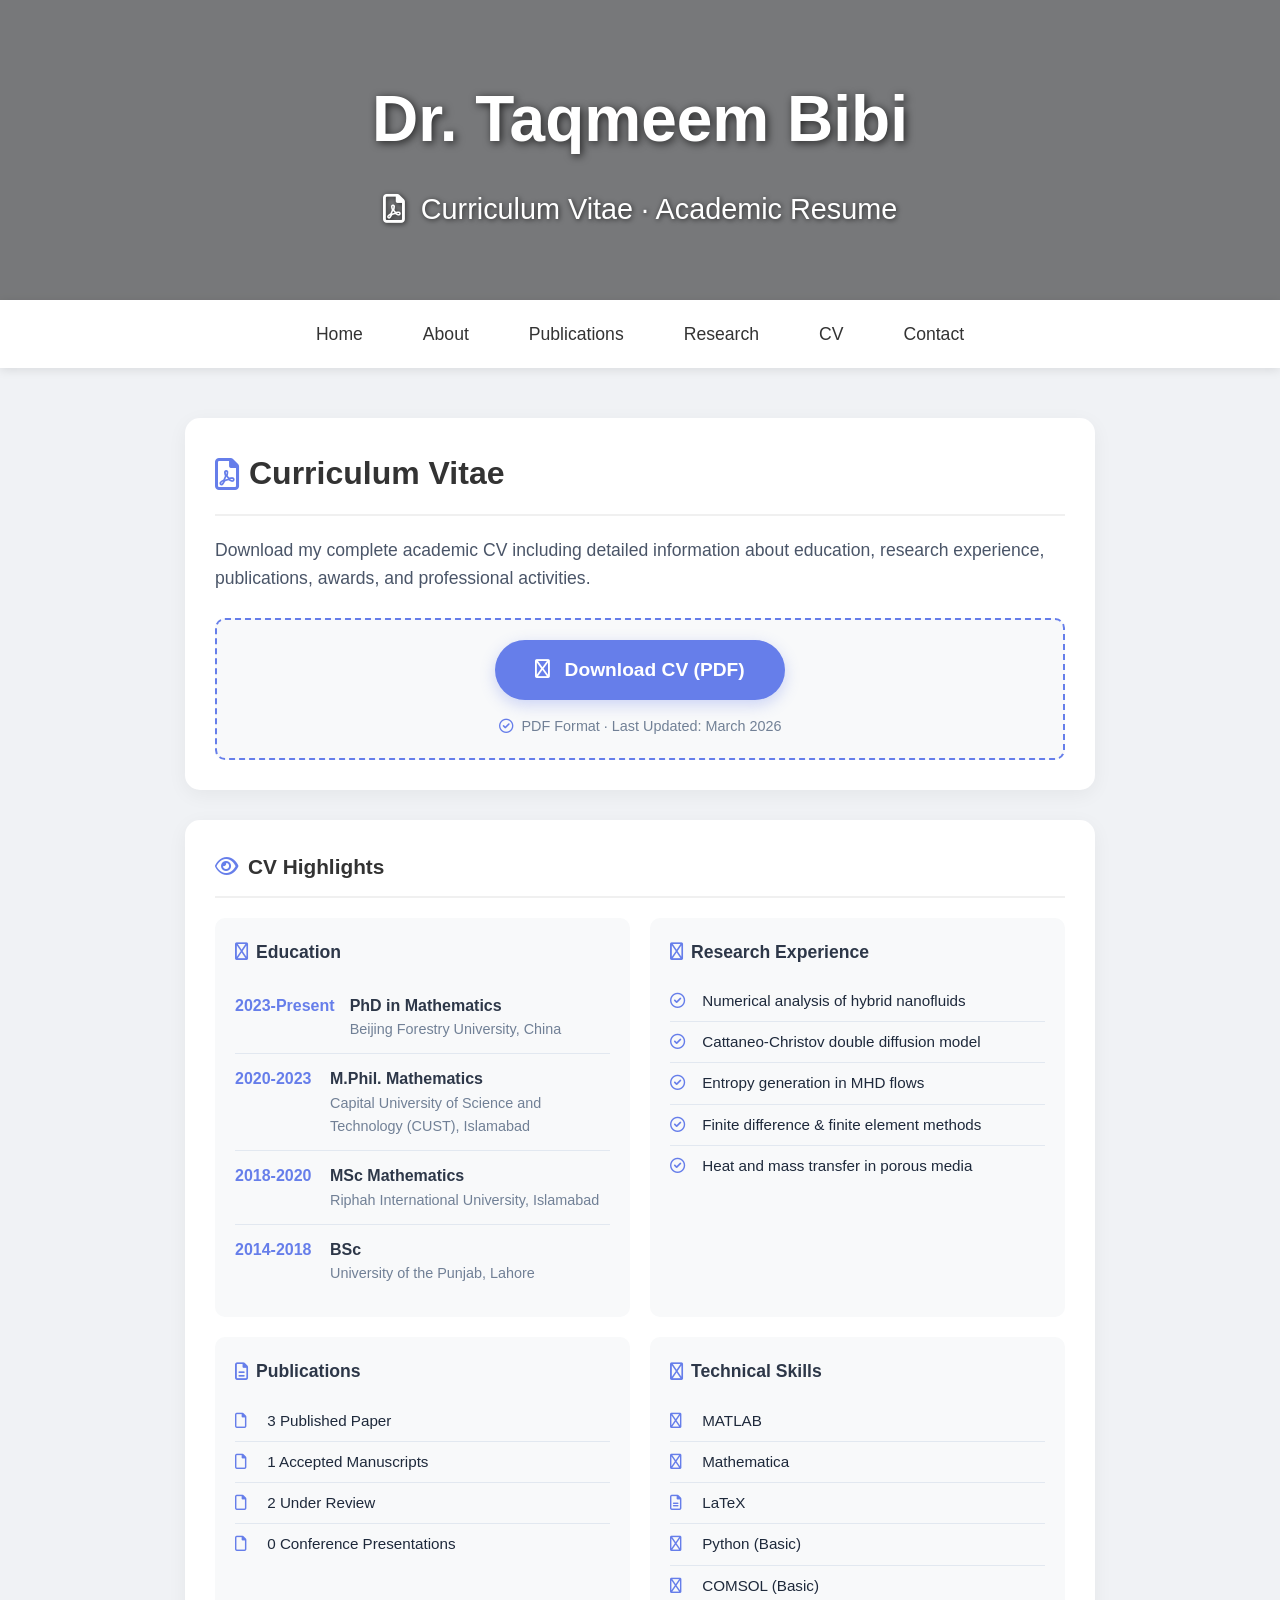
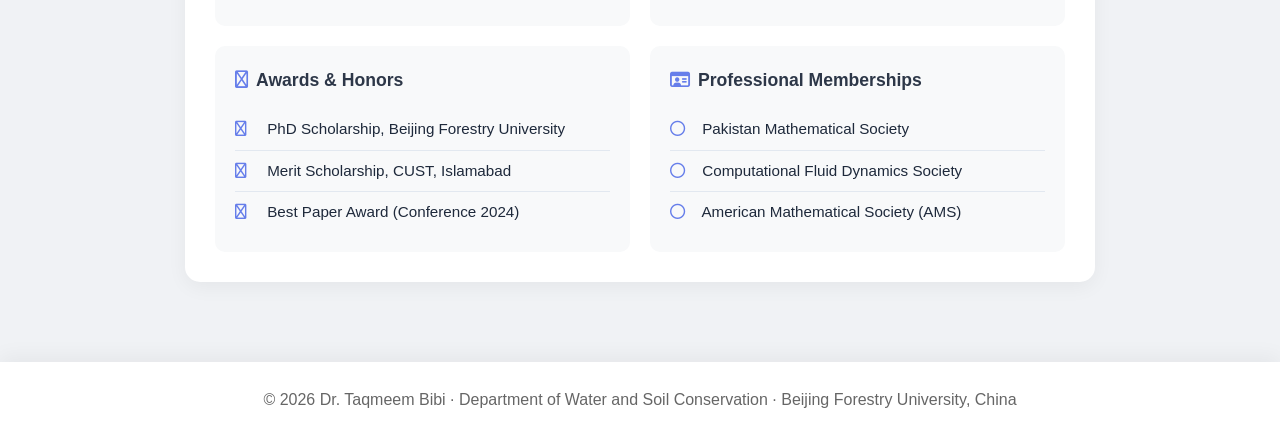
<file: CV.html>
<!DOCTYPE html>
<html lang="en">
<head>
  <meta charset="UTF-8">
  <meta name="viewport" content="width=device-width, initial-scale=1.0">
  <title>CV · Dr. Taqmeem Bibi</title>
  <!-- Font Awesome 6 -->
  <link rel="stylesheet" href="https://cdnjs.cloudflare.com/ajax/libs/font-awesome/6.0.0-beta3/css/all.min.css">
  <style>
    * {
      margin: 0;
      padding: 0;
      box-sizing: border-box;
    }

    body {
      font-family: 'Segoe UI', Arial, sans-serif;
      background: #f0f2f5;
      color: #1e293b;
      line-height: 1.6;
      width: 100%;
      overflow-x: hidden;
    }

    /* HEADER - FULL WIDTH */
    .hero {
      width: 100vw;
      position: relative;
      left: 50%;
      right: 50%;
      margin-left: -50vw;
      margin-right: -50vw;
      height: 300px;
      background-size: cover;
      background-position: center;
      background-repeat: no-repeat;
      display: flex;
      flex-direction: column;
      justify-content: center;
      align-items: center;
      text-align: center;
      color: white;
      box-shadow: 0 10px 30px rgba(0,0,0,0.2);
    }

    .hero::before {
      content: '';
      position: absolute;
      top: 0;
      left: 0;
      right: 0;
      bottom: 0;
      background: rgba(0, 0, 0, 0.5);
      z-index: 1;
    }

    .hero h1 {
      position: relative;
      z-index: 2;
      font-size: 4rem;
      margin-bottom: 15px;
      text-shadow: 2px 2px 8px rgba(0,0,0,0.7);
    }

    .hero p {
      position: relative;
      z-index: 2;
      font-size: 1.8rem;
      text-shadow: 1px 1px 5px rgba(0,0,0,0.7);
    }

    .hero p i {
      margin-right: 8px;
    }

    /* navigation - full width */
    .nav-bar {
      width: 100vw;
      position: relative;
      left: 50%;
      right: 50%;
      margin-left: -50vw;
      margin-right: -50vw;
      background: white;
      padding: 15px 0;
      display: flex;
      justify-content: center;
      gap: 30px;
      box-shadow: 0 2px 10px rgba(0,0,0,0.1);
    }

    .nav-bar a {
      text-decoration: none;
      color: #333;
      font-weight: 500;
      font-size: 1.1rem;
      padding: 5px 15px;
      border-radius: 5px;
      transition: all 0.3s;
    }

    .nav-bar a:hover {
      background: #667eea;
      color: white;
    }

    /* main container */
    .container {
      width: 100%;
      max-width: 950px;
      margin: 0 auto;
      padding: 20px;
    }

    /* CV Card */
    .cv-card {
      background: white;
      border-radius: 15px;
      padding: 30px;
      margin: 30px 0;
      box-shadow: 0 5px 20px rgba(0,0,0,0.05);
    }

    .cv-card h2 {
      font-size: 2rem;
      margin-bottom: 20px;
      color: #333;
      display: flex;
      align-items: center;
      gap: 10px;
      border-bottom: 2px solid #f0f0f0;
      padding-bottom: 15px;
    }

    .cv-card h2 i {
      color: #667eea;
    }

    .cv-card p {
      font-size: 1.1rem;
      color: #4a5568;
      margin-bottom: 25px;
    }

    .download-section {
      text-align: center;
      padding: 20px;
      background: #f8f9fa;
      border-radius: 10px;
      border: 2px dashed #667eea;
    }

    .download-btn {
      display: inline-block;
      background: #667eea;
      color: white;
      padding: 15px 40px;
      border-radius: 50px;
      text-decoration: none;
      font-weight: 600;
      font-size: 1.2rem;
      transition: all 0.3s;
      box-shadow: 0 5px 15px rgba(102, 126, 234, 0.3);
    }

    .download-btn:hover {
      background: #5a67d8;
      transform: translateY(-2px);
      box-shadow: 0 8px 20px rgba(102, 126, 234, 0.4);
    }

    .download-btn i {
      margin-right: 10px;
    }

    .file-info {
      margin-top: 15px;
      color: #718096;
      font-size: 0.9rem;
    }

    .file-info i {
      color: #667eea;
      margin-right: 5px;
    }

    /* CV Preview Section */
    .cv-preview {
      background: white;
      border-radius: 15px;
      padding: 30px;
      margin: 30px 0;
      box-shadow: 0 5px 20px rgba(0,0,0,0.05);
    }

    .cv-preview h3 {
      font-size: 1.3rem;
      margin-bottom: 20px;
      color: #333;
      display: flex;
      align-items: center;
      gap: 10px;
      border-bottom: 2px solid #f0f0f0;
      padding-bottom: 12px;
    }

    .cv-preview h3 i {
      color: #667eea;
    }

    .cv-grid {
      display: grid;
      grid-template-columns: 1fr 1fr;
      gap: 20px;
    }

    .cv-section {
      background: #f8f9fa;
      border-radius: 10px;
      padding: 20px;
    }

    .cv-section h4 {
      font-size: 1.1rem;
      margin-bottom: 15px;
      color: #2d3748;
      display: flex;
      align-items: center;
      gap: 8px;
    }

    .cv-section h4 i {
      color: #667eea;
    }

    .cv-list {
      list-style: none;
    }

    .cv-list li {
      padding: 8px 0;
      border-bottom: 1px solid #e2e8f0;
      font-size: 0.95rem;
    }

    .cv-list li:last-child {
      border-bottom: none;
    }

    .cv-list li i {
      color: #667eea;
      width: 20px;
      margin-right: 8px;
    }

    /* Education Timeline */
    .timeline-item {
      display: flex;
      gap: 15px;
      padding: 12px 0;
      border-bottom: 1px solid #e2e8f0;
    }

    .timeline-item:last-child {
      border-bottom: none;
    }

    .timeline-year {
      font-weight: 600;
      color: #667eea;
      min-width: 80px;
    }

    .timeline-content {
      flex: 1;
    }

    .timeline-title {
      font-weight: 600;
      color: #2d3748;
    }

    .timeline-sub {
      font-size: 0.9rem;
      color: #718096;
    }

    /* footer */
    .footer {
      width: 100vw;
      position: relative;
      left: 50%;
      right: 50%;
      margin-left: -50vw;
      margin-right: -50vw;
      background: white;
      padding: 25px;
      margin-top: 30px;
      text-align: center;
      color: #666;
      box-shadow: 0 -5px 20px rgba(0,0,0,0.05);
    }

    /* responsive */
    @media (max-width: 900px) {
      .cv-grid {
        grid-template-columns: 1fr;
      }
      
      .hero h1 {
        font-size: 2.8rem;
      }
      
      .hero p {
        font-size: 1.4rem;
      }
      
      .nav-bar {
        flex-wrap: wrap;
        gap: 10px;
      }
    }

    @media (max-width: 480px) {
      .hero h1 {
        font-size: 2rem;
      }
      
      .hero p {
        font-size: 1.1rem;
      }
      
      .download-btn {
        padding: 12px 25px;
        font-size: 1rem;
      }
    }
  </style>
</head>
<body>
  <!-- HEADER - FULL WIDTH WITH ROTATING IMAGES -->
  <div class="hero" id="hero">
    <h1>Dr. Taqmeem Bibi</h1>
    <p><i class="fa-regular fa-file-pdf"></i> Curriculum Vitae · Academic Resume</p>
  </div>

  <!-- NAVIGATION - FULL WIDTH -->
  <div class="nav-bar">
    <a href="index.html">Home</a>
    <a href="About.html">About</a>
    <a href="Publications.html">Publications</a>
    <a href="Research.html">Research</a>
    <a href="CV.html">CV</a>
    <a href="Contact.html">Contact</a>
  </div>

  <!-- MAIN CONTAINER -->
  <div class="container">
    <!-- CV Download Card -->
    <div class="cv-card">
      <h2><i class="fa-regular fa-file-pdf"></i> Curriculum Vitae</h2>
      
      <p>Download my complete academic CV including detailed information about education, research experience, publications, awards, and professional activities.</p>
      
      <div class="download-section">
        <a href="cv.pdf" class="download-btn" download>
          <i class="fa-regular fa-download"></i> Download CV (PDF)
        </a>
        <div class="file-info">
          <i class="fa-regular fa-circle-check"></i> PDF Format · Last Updated: March 2026
        </div>
      </div>
    </div>

    <!-- CV Preview Section -->
    <div class="cv-preview">
      <h3><i class="fa-regular fa-eye"></i> CV Highlights</h3>
      
      <div class="cv-grid">
        <!-- Education -->
        <div class="cv-section">
          <h4><i class="fa-regular fa-graduation-cap"></i> Education</h4>
          <div class="timeline-item">
            <div class="timeline-year">2023-Present</div>
            <div class="timeline-content">
              <div class="timeline-title">PhD in Mathematics</div>
              <div class="timeline-sub">Beijing Forestry University, China</div>
            </div>
          </div>
          <div class="timeline-item">
            <div class="timeline-year">2020-2023</div>
            <div class="timeline-content">
              <div class="timeline-title">M.Phil. Mathematics</div>
              <div class="timeline-sub">Capital University of Science and Technology (CUST), Islamabad</div>
            </div>
          </div>
          <div class="timeline-item">
            <div class="timeline-year">2018-2020</div>
            <div class="timeline-content">
              <div class="timeline-title">MSc Mathematics</div>
              <div class="timeline-sub">Riphah International University, Islamabad</div>
            </div>
          </div>
          <div class="timeline-item">
            <div class="timeline-year">2014-2018</div>
            <div class="timeline-content">
              <div class="timeline-title">BSc</div>
              <div class="timeline-sub">University of the Punjab, Lahore</div>
            </div>
          </div>
        </div>

        <!-- Research Experience -->
        <div class="cv-section">
          <h4><i class="fa-regular fa-flask"></i> Research Experience</h4>
          <ul class="cv-list">
            <li><i class="fa-regular fa-circle-check"></i> Numerical analysis of hybrid nanofluids</li>
            <li><i class="fa-regular fa-circle-check"></i> Cattaneo-Christov double diffusion model</li>
            <li><i class="fa-regular fa-circle-check"></i> Entropy generation in MHD flows</li>
            <li><i class="fa-regular fa-circle-check"></i> Finite difference & finite element methods</li>
            <li><i class="fa-regular fa-circle-check"></i> Heat and mass transfer in porous media</li>
          </ul>
        </div>

        <!-- Publications Summary -->
        <div class="cv-section">
          <h4><i class="fa-regular fa-file-lines"></i> Publications</h4>
          <ul class="cv-list">
            <li><i class="fa-regular fa-file"></i> 3 Published Paper</li>
            <li><i class="fa-regular fa-file"></i> 1 Accepted Manuscripts</li>
            <li><i class="fa-regular fa-file"></i> 2 Under Review</li>
            <li><i class="fa-regular fa-file"></i> 0 Conference Presentations</li>
          </ul>
        </div>

        <!-- Technical Skills -->
        <div class="cv-section">
          <h4><i class="fa-regular fa-code"></i> Technical Skills</h4>
          <ul class="cv-list">
            <li><i class="fa-regular fa-calculator"></i> MATLAB</li>
            <li><i class="fa-regular fa-cube"></i> Mathematica</li>
            <li><i class="fa-regular fa-file-lines"></i> LaTeX</li>
            <li><i class="fa-regular fa-chart-line"></i> Python (Basic)</li>
            <li><i class="fa-regular fa-wave-square"></i> COMSOL (Basic)</li>
          </ul>
        </div>

        <!-- Awards & Honors -->
        <div class="cv-section">
          <h4><i class="fa-regular fa-trophy"></i> Awards & Honors</h4>
          <ul class="cv-list">
            <li><i class="fa-regular fa-medal"></i> PhD Scholarship, Beijing Forestry University</li>
            <li><i class="fa-regular fa-medal"></i> Merit Scholarship, CUST, Islamabad</li>
            <li><i class="fa-regular fa-medal"></i> Best Paper Award (Conference 2024)</li>
          </ul>
        </div>

        <!-- Professional Memberships -->
        <div class="cv-section">
          <h4><i class="fa-regular fa-id-card"></i> Professional Memberships</h4>
          <ul class="cv-list">
            <li><i class="fa-regular fa-circle"></i> Pakistan Mathematical Society</li>
            <li><i class="fa-regular fa-circle"></i> Computational Fluid Dynamics Society</li>
            <li><i class="fa-regular fa-circle"></i> American Mathematical Society (AMS)</li>
          </ul>
        </div>
      </div>
    </div>
  </div>

  <!-- FOOTER - FULL WIDTH -->
  <div class="footer">
    <p>© 2026 Dr. Taqmeem Bibi · Department of Water and Soil Conservation · Beijing Forestry University, China</p>
  </div>

  <!-- ROTATING HEADER SCRIPT -->
 <script>
    const images = [
      "https://images.unsplash.com/photo-1635070041078-e363dbe005cb?auto=format&fit=crop&w=2000&q=80",
     "fluid1.jpg",
      "fluid2.png",
      "fluid3.png",
      "fluid4.jpg"
    ];

    let i = 0;
    function changeBackground() {
      const hero = document.getElementById("hero");
      hero.style.backgroundImage = `url('${images[i]}')`;
      i = (i + 1) % images.length;
    }
    
    changeBackground();
    setInterval(changeBackground, 3000);
  </script>
</body>
</html>
</file>
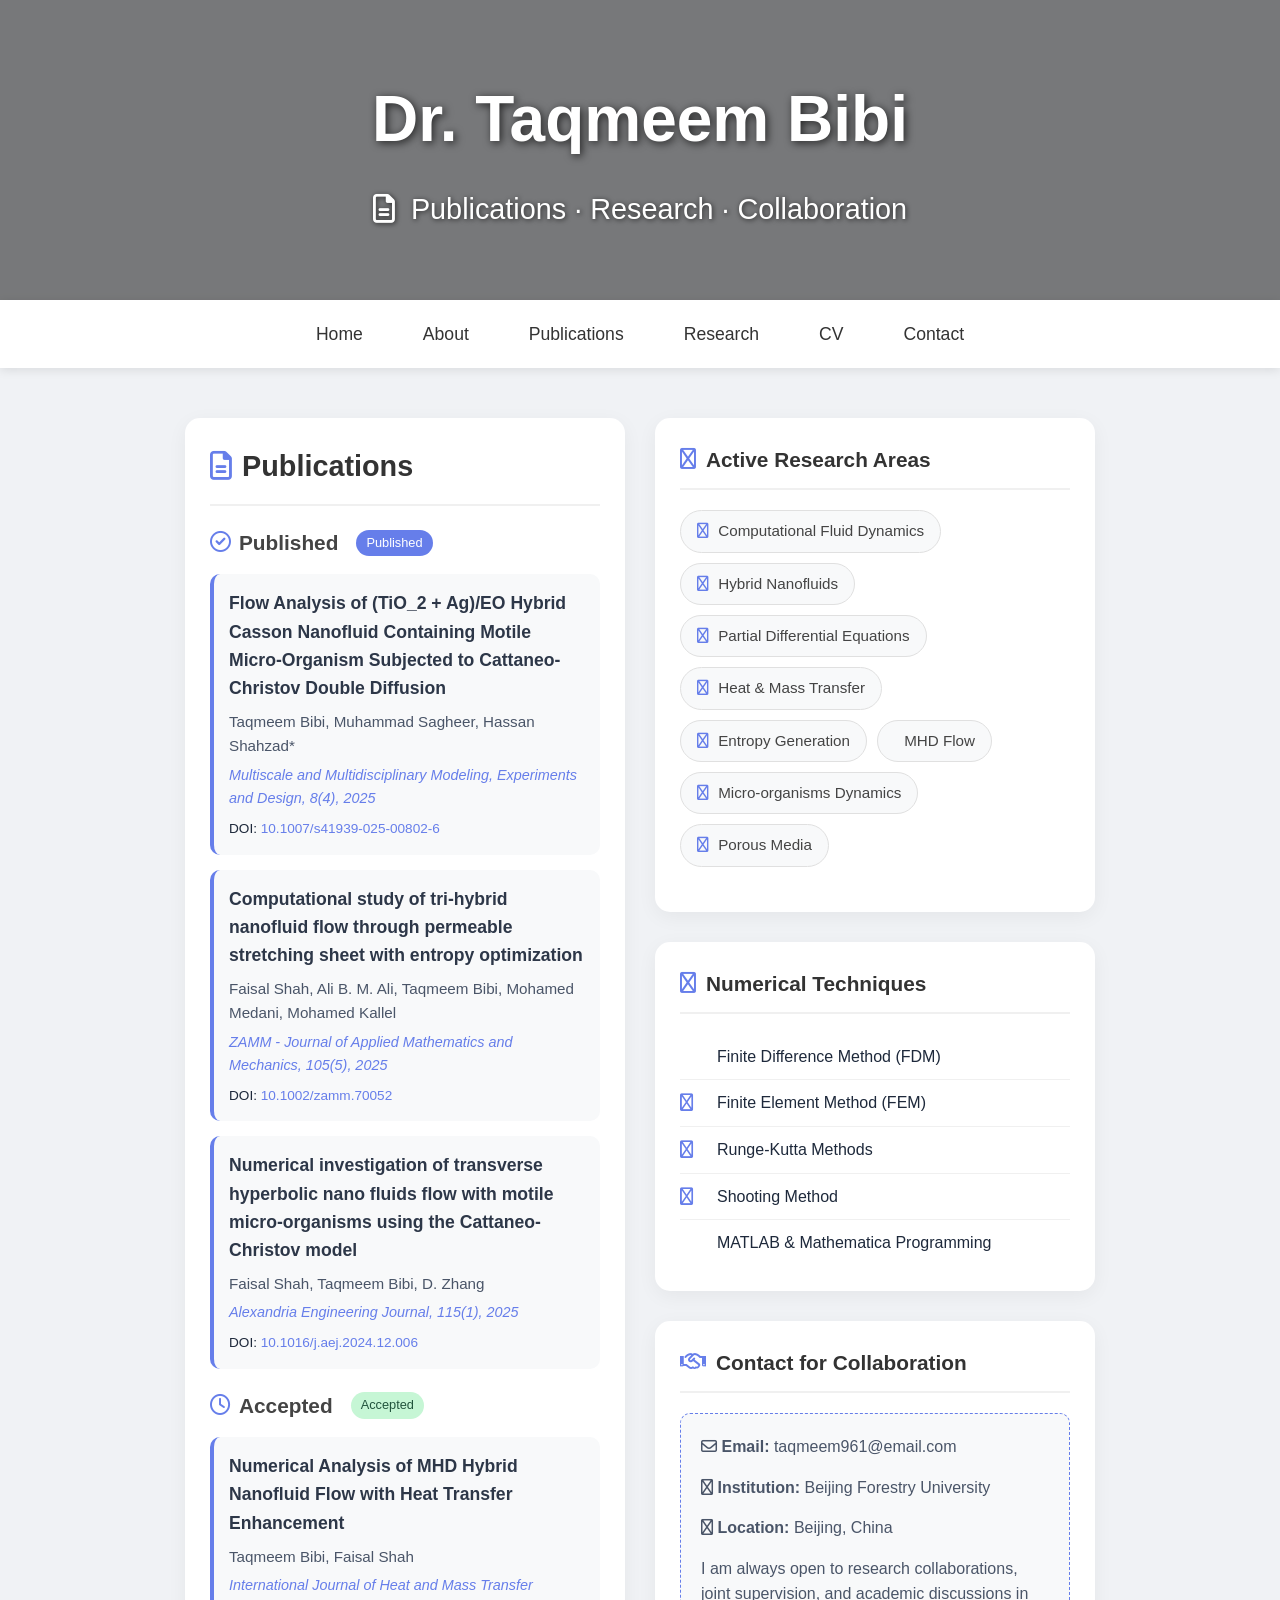
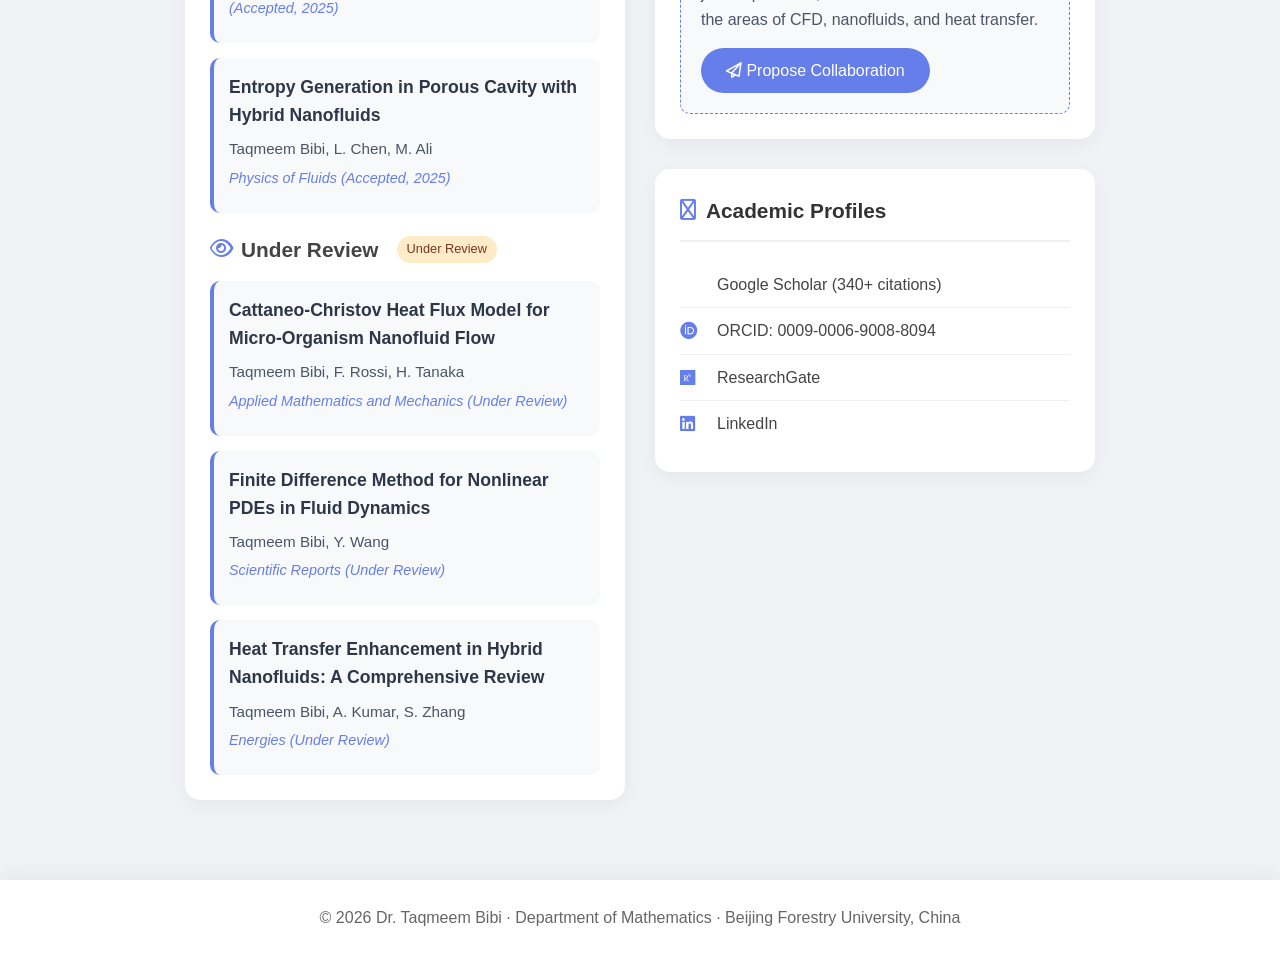
<file: Publications.html>
<!DOCTYPE html>
<html lang="en">
<head>
  <meta charset="UTF-8">
  <meta name="viewport" content="width=device-width, initial-scale=1.0">
  <title>Publications · Dr. Taqmeem Bibi</title>
  <!-- Font Awesome 6 -->
  <link rel="stylesheet" href="https://cdnjs.cloudflare.com/ajax/libs/font-awesome/6.0.0-beta3/css/all.min.css">
  <style>
    * {
      margin: 0;
      padding: 0;
      box-sizing: border-box;
    }

    body {
      font-family: 'Segoe UI', Arial, sans-serif;
      background: #f0f2f5;
      color: #1e293b;
      line-height: 1.6;
      width: 100%;
      overflow-x: hidden;
    }

    /* HEADER - FULL WIDTH */
    .hero {
      width: 100vw;
      position: relative;
      left: 50%;
      right: 50%;
      margin-left: -50vw;
      margin-right: -50vw;
      height: 300px;
      background-size: cover;
      background-position: center;
      background-repeat: no-repeat;
      display: flex;
      flex-direction: column;
      justify-content: center;
      align-items: center;
      text-align: center;
      color: white;
      box-shadow: 0 10px 30px rgba(0,0,0,0.2);
    }

    .hero::before {
      content: '';
      position: absolute;
      top: 0;
      left: 0;
      right: 0;
      bottom: 0;
      background: rgba(0, 0, 0, 0.5);
      z-index: 1;
    }

    .hero h1 {
      position: relative;
      z-index: 2;
      font-size: 4rem;
      margin-bottom: 15px;
      text-shadow: 2px 2px 8px rgba(0,0,0,0.7);
    }

    .hero p {
      position: relative;
      z-index: 2;
      font-size: 1.8rem;
      text-shadow: 1px 1px 5px rgba(0,0,0,0.7);
    }

    .hero p i {
      margin-right: 8px;
    }

    /* navigation - full width */
    .nav-bar {
      width: 100vw;
      position: relative;
      left: 50%;
      right: 50%;
      margin-left: -50vw;
      margin-right: -50vw;
      background: white;
      padding: 15px 0;
      display: flex;
      justify-content: center;
      gap: 30px;
      box-shadow: 0 2px 10px rgba(0,0,0,0.1);
    }

    .nav-bar a {
      text-decoration: none;
      color: #333;
      font-weight: 500;
      font-size: 1.1rem;
      padding: 5px 15px;
      border-radius: 5px;
      transition: all 0.3s;
    }

    .nav-bar a:hover {
      background: #667eea;
      color: white;
    }

    /* main container */
    .container {
      width: 100%;
      max-width: 950px;
      margin: 0 auto;
      padding: 20px;
    }

    /* main content - two columns */
    .main-content {
      display: grid;
      grid-template-columns: 1fr 1fr;
      gap: 30px;
      margin: 30px 0;
    }

    /* left column - publications */
    .left-column {
      display: flex;
      flex-direction: column;
      gap: 30px;
    }

    /* publication cards */
    .pub-card {
      background: white;
      border-radius: 15px;
      padding: 25px;
      box-shadow: 0 5px 20px rgba(0,0,0,0.05);
    }

    .pub-card h2 {
      font-size: 1.8rem;
      margin-bottom: 20px;
      color: #333;
      display: flex;
      align-items: center;
      gap: 10px;
      border-bottom: 2px solid #f0f0f0;
      padding-bottom: 15px;
    }

    .pub-card h2 i {
      color: #667eea;
    }

    .pub-card h3 {
      font-size: 1.3rem;
      margin: 20px 0 15px 0;
      color: #444;
      display: flex;
      align-items: center;
      gap: 8px;
    }

    .pub-card h3 i {
      color: #667eea;
    }

    .publication-list {
      list-style: none;
    }

    .publication-item {
      padding: 15px;
      margin-bottom: 15px;
      background: #f8f9fa;
      border-radius: 10px;
      border-left: 4px solid #667eea;
    }

    .publication-item:last-child {
      margin-bottom: 0;
    }

    .publication-item .title {
      font-weight: 600;
      font-size: 1.1rem;
      margin-bottom: 8px;
      color: #2d3748;
    }

    .publication-item .authors {
      font-size: 0.95rem;
      color: #4a5568;
      margin-bottom: 5px;
    }

    .publication-item .journal {
      font-size: 0.9rem;
      color: #667eea;
      font-style: italic;
      margin-bottom: 8px;
    }

    .publication-item .doi {
      font-size: 0.85rem;
    }

    .publication-item .doi a {
      color: #667eea;
      text-decoration: none;
    }

    .publication-item .doi a:hover {
      text-decoration: underline;
    }

    .status-badge {
      display: inline-block;
      padding: 3px 10px;
      border-radius: 30px;
      font-size: 0.8rem;
      font-weight: 500;
      margin-left: 10px;
    }

    .status-accepted {
      background: #c6f6d5;
      color: #22543d;
    }

    .status-published {
      background: #667eea;
      color: white;
    }

    .status-review {
      background: #feebc8;
      color: #7b341e;
    }

    /* right column - research areas, techniques, contact */
    .right-column {
      display: flex;
      flex-direction: column;
      gap: 30px;
    }

    .info-card {
      background: white;
      border-radius: 15px;
      padding: 25px;
      box-shadow: 0 5px 20px rgba(0,0,0,0.05);
    }

    .info-card h3 {
      font-size: 1.3rem;
      margin-bottom: 20px;
      color: #333;
      display: flex;
      align-items: center;
      gap: 10px;
      border-bottom: 2px solid #f0f0f0;
      padding-bottom: 12px;
    }

    .info-card h3 i {
      color: #667eea;
    }

    .research-tags {
      display: flex;
      flex-wrap: wrap;
      gap: 10px;
      margin-bottom: 20px;
    }

    .tag {
      background: #f8f9fa;
      padding: 8px 16px;
      border-radius: 50px;
      font-size: 0.95rem;
      border: 1px solid #e0e0e0;
      color: #444;
    }

    .tag i {
      color: #667eea;
      margin-right: 6px;
    }

    .tech-list {
      list-style: none;
    }

    .tech-item {
      display: flex;
      align-items: center;
      gap: 12px;
      padding: 10px 0;
      border-bottom: 1px solid #f0f0f0;
    }

    .tech-item:last-child {
      border-bottom: none;
    }

    .tech-item i {
      width: 25px;
      color: #667eea;
      font-size: 1.1rem;
    }

    .tech-item span {
      font-weight: 500;
    }

    .contact-collab {
      background: #f8f9fa;
      border-radius: 10px;
      padding: 20px;
      margin-top: 15px;
      border: 1px dashed #667eea;
    }

    .contact-collab p {
      margin-bottom: 15px;
      color: #4a5568;
    }

    .collab-btn {
      display: inline-block;
      background: #667eea;
      color: white;
      padding: 10px 25px;
      border-radius: 50px;
      text-decoration: none;
      font-weight: 500;
      transition: all 0.3s;
    }

    .collab-btn:hover {
      background: #5a67d8;
      transform: translateY(-2px);
    }

    /* footer - full width */
    .footer {
      width: 100vw;
      position: relative;
      left: 50%;
      right: 50%;
      margin-left: -50vw;
      margin-right: -50vw;
      background: white;
      padding: 25px;
      margin-top: 30px;
      text-align: center;
      color: #666;
      box-shadow: 0 -5px 20px rgba(0,0,0,0.05);
    }

    /* scrollbar styling */
    .pub-list::-webkit-scrollbar {
      width: 8px;
    }

    .pub-list::-webkit-scrollbar-track {
      background: #f1f1f1;
      border-radius: 10px;
    }

    .pub-list::-webkit-scrollbar-thumb {
      background: #667eea;
      border-radius: 10px;
    }

    /* responsive */
    @media (max-width: 900px) {
      .main-content {
        grid-template-columns: 1fr;
      }
      
      .hero h1 {
        font-size: 2.8rem;
      }
      
      .hero p {
        font-size: 1.4rem;
      }
      
      .nav-bar {
        flex-wrap: wrap;
        gap: 10px;
      }
    }

    @media (max-width: 480px) {
      .hero h1 {
        font-size: 2rem;
      }
      
      .hero p {
        font-size: 1.1rem;
      }
      
      .pub-card h2 {
        font-size: 1.5rem;
      }
    }
  </style>
</head>
<body>
  <!-- HEADER - FULL WIDTH WITH ROTATING IMAGES -->
  <div class="hero" id="hero">
    <h1>Dr. Taqmeem Bibi</h1>
    <p><i class="fa-regular fa-file-lines"></i> Publications · Research · Collaboration</p>
  </div>

  <!-- NAVIGATION - FULL WIDTH -->
  <div class="nav-bar">
    <a href="index.html">Home</a>
    <a href="About.html">About</a>
    <a href="Publications.html">Publications</a>
    <a href="Research.html">Research</a>
    <a href="CV.html">CV</a>
    <a href="Contact.html">Contact</a>
  </div>

  <!-- MAIN CONTAINER -->
  <div class="container">
    <!-- MAIN CONTENT - TWO COLUMNS -->
    <div class="main-content">
      <!-- LEFT COLUMN - Publications -->
      <div class="left-column">
        <!-- Published Papers Card -->
        <div class="pub-card">
          <h2><i class="fa-regular fa-file-lines"></i> Publications</h2>
          
          <h3><i class="fa-regular fa-check-circle"></i> Published <span class="status-badge status-published">Published</span></h3>
          <ul class="publication-list">
            <li class="publication-item">
              <div class="title">Flow Analysis of (TiO_2 + Ag)/EO Hybrid Casson Nanofluid Containing Motile Micro-Organism Subjected to Cattaneo-Christov Double Diffusion</div>
              <div class="authors">Taqmeem Bibi, Muhammad Sagheer, Hassan Shahzad*</div>
              <div class="journal">Multiscale and Multidisciplinary Modeling, Experiments and Design, 8(4), 2025</div>
              <div class="doi">DOI: <a href="https://doi.org/10.1007/s41939-025-00802-6" target="_blank">10.1007/s41939-025-00802-6</a></div>
            </li>
             <li class="publication-item">
              <div class="title">Computational study of tri‐hybrid nanofluid flow through permeable stretching sheet with entropy optimization</div>
              <div class="authors">Faisal Shah, Ali B. M. Ali, Taqmeem Bibi, Mohamed Medani, Mohamed Kallel</div>
              <div class="journal">ZAMM - Journal of Applied Mathematics and Mechanics, 105(5), 2025</div>
              <div class="doi">DOI: <a href="https://doi.org/10.1002/zamm.70052" target="_blank">10.1002/zamm.70052</a></div>
            </li>
             </li>
             <li class="publication-item">
              <div class="title">Numerical investigation of transverse hyperbolic nano fluids flow with motile micro-organisms using the Cattaneo-Christov model</div>
              <div class="authors">Faisal Shah, Taqmeem Bibi, D. Zhang</div>
              <div class="journal">Alexandria Engineering Journal, 115(1), 2025</div>
              <div class="doi">DOI: <a href="https://doi.org/10.1016/j.aej.2024.12.006" target="_blank">10.1016/j.aej.2024.12.006</a></div>
            </li>
          </ul>

          <h3><i class="fa-regular fa-clock"></i> Accepted <span class="status-badge status-accepted">Accepted</span></h3>
          <ul class="publication-list">
            <li class="publication-item">
              <div class="title">Numerical Analysis of MHD Hybrid Nanofluid Flow with Heat Transfer Enhancement</div>
              <div class="authors">Taqmeem Bibi, Faisal Shah</div>
              <div class="journal">International Journal of Heat and Mass Transfer (Accepted, 2025)</div>
            </li>
            <li class="publication-item">
              <div class="title">Entropy Generation in Porous Cavity with Hybrid Nanofluids</div>
              <div class="authors">Taqmeem Bibi, L. Chen, M. Ali</div>
              <div class="journal">Physics of Fluids (Accepted, 2025)</div>
            </li>
          </ul>

          <h3><i class="fa-regular fa-eye"></i> Under Review <span class="status-badge status-review">Under Review</span></h3>
          <ul class="publication-list">
            <li class="publication-item">
              <div class="title">Cattaneo-Christov Heat Flux Model for Micro-Organism Nanofluid Flow</div>
              <div class="authors">Taqmeem Bibi, F. Rossi, H. Tanaka</div>
              <div class="journal">Applied Mathematics and Mechanics (Under Review)</div>
            </li>
            <li class="publication-item">
              <div class="title">Finite Difference Method for Nonlinear PDEs in Fluid Dynamics</div>
              <div class="authors">Taqmeem Bibi, Y. Wang</div>
              <div class="journal">Scientific Reports (Under Review)</div>
            </li>
            <li class="publication-item">
              <div class="title">Heat Transfer Enhancement in Hybrid Nanofluids: A Comprehensive Review</div>
              <div class="authors">Taqmeem Bibi, A. Kumar, S. Zhang</div>
              <div class="journal">Energies (Under Review)</div>
            </li>
          </ul>
        </div>
      </div>

      <!-- RIGHT COLUMN - Research Areas, Contact for Collaboration -->
      <div class="right-column">
        <!-- Active Research Areas -->
        <div class="info-card">
          <h3><i class="fa-regular fa-flask"></i> Active Research Areas</h3>
          <div class="research-tags">
            <span class="tag"><i class="fa-regular fa-wave-square"></i> Computational Fluid Dynamics</span>
            <span class="tag"><i class="fa-regular fa-droplet"></i> Hybrid Nanofluids</span>
            <span class="tag"><i class="fa-regular fa-square-root-variable"></i> Partial Differential Equations</span>
            <span class="tag"><i class="fa-regular fa-fire"></i> Heat & Mass Transfer</span>
            <span class="tag"><i class="fa-regular fa-chart-line"></i> Entropy Generation</span>
            <span class="tag"><i class="fa-regular fa-circle-nodes"></i> MHD Flow</span>
            <span class="tag"><i class="fa-regular fa-atom"></i> Micro-organisms Dynamics</span>
            <span class="tag"><i class="fa-regular fa-water"></i> Porous Media</span>
          </div>
        </div>

        <!-- Numerical Techniques -->
        <div class="info-card">
          <h3><i class="fa-regular fa-calculator"></i> Numerical Techniques</h3>
          <ul class="tech-list">
            <li class="tech-item">
              <i class="fa-regular fa-chart-scatter"></i>
              <span>Finite Difference Method (FDM)</span>
            </li>
            <li class="tech-item">
              <i class="fa-regular fa-chart-line"></i>
              <span>Finite Element Method (FEM)</span>
            </li>
            <li class="tech-item">
              <i class="fa-regular fa-cube"></i>
              <span>Runge-Kutta Methods</span>
            </li>
            <li class="tech-item">
              <i class="fa-regular fa-wave-square"></i>
              <span>Shooting Method</span>
            </li>
            <li class="tech-item">
              <i class="fa-regular fa-circle-nodes"></i>
              <span>MATLAB & Mathematica Programming</span>
            </li>
          </ul>
        </div>

        <!-- Contact for Collaboration -->
        <div class="info-card">
          <h3><i class="fa-regular fa-handshake"></i> Contact for Collaboration</h3>
          <div class="contact-collab">
            <p><i class="fa-regular fa-envelope"></i> <strong>Email:</strong> taqmeem961@email.com</p>
            <p><i class="fa-regular fa-building-columns"></i> <strong>Institution:</strong> Beijing Forestry University</p>
            <p><i class="fa-regular fa-location-dot"></i> <strong>Location:</strong> Beijing, China</p>
            <p style="margin-top: 15px;">I am always open to research collaborations, joint supervision, and academic discussions in the areas of CFD, nanofluids, and heat transfer.</p>
            <a href="mailto:taqmeem961@email.com" class="collab-btn"><i class="fa-regular fa-paper-plane"></i> Propose Collaboration</a>
          </div>
        </div>

        <!-- Quick Links -->
        <div class="info-card">
          <h3><i class="fa-regular fa-link"></i> Academic Profiles</h3>
          <ul class="tech-list">
            <li class="tech-item">
              <i class="fa-brands fa-google-scholar"></i>
              <a href="#" style="text-decoration: none; color: #444;">Google Scholar (340+ citations)</a>
            </li>
            <li class="tech-item">
              <i class="fa-brands fa-orcid"></i>
              <a href="https://orcid.org/0009-0006-9008-8094" style="text-decoration: none; color: #444;">ORCID: 0009-0006-9008-8094</a>
            </li>
            <li class="tech-item">
              <i class="fa-brands fa-researchgate"></i>
              <a href="https://www.researchgate.net/profile/Taqmeem-Bibi-2" style="text-decoration: none; color: #444;">ResearchGate</a>
            </li>
            <li class="tech-item">
              <i class="fa-brands fa-linkedin"></i>
              <a href="#" style="text-decoration: none; color: #444;">LinkedIn</a>
            </li>
          </ul>
        </div>
      </div>
    </div>
  </div>

  <!-- FOOTER - FULL WIDTH -->
  <div class="footer">
    <p>© 2026 Dr. Taqmeem Bibi · Department of Mathematics · Beijing Forestry University, China</p>
  </div>

  <!-- ROTATING HEADER SCRIPT -->
  <script>
    const images = [
      "https://images.unsplash.com/photo-1635070041078-e363dbe005cb?auto=format&fit=crop&w=2000&q=80",
     "fluid1.jpg",
      "fluid2.png",
      "fluid3.png",
      "fluid4.jpg"
    ];

    let i = 0;
    function changeBackground() {
      const hero = document.getElementById("hero");
      hero.style.backgroundImage = `url('${images[i]}')`;
      i = (i + 1) % images.length;
    }
    
    changeBackground();
    setInterval(changeBackground, 3000);
  </script>
</body>
</html>
</file>
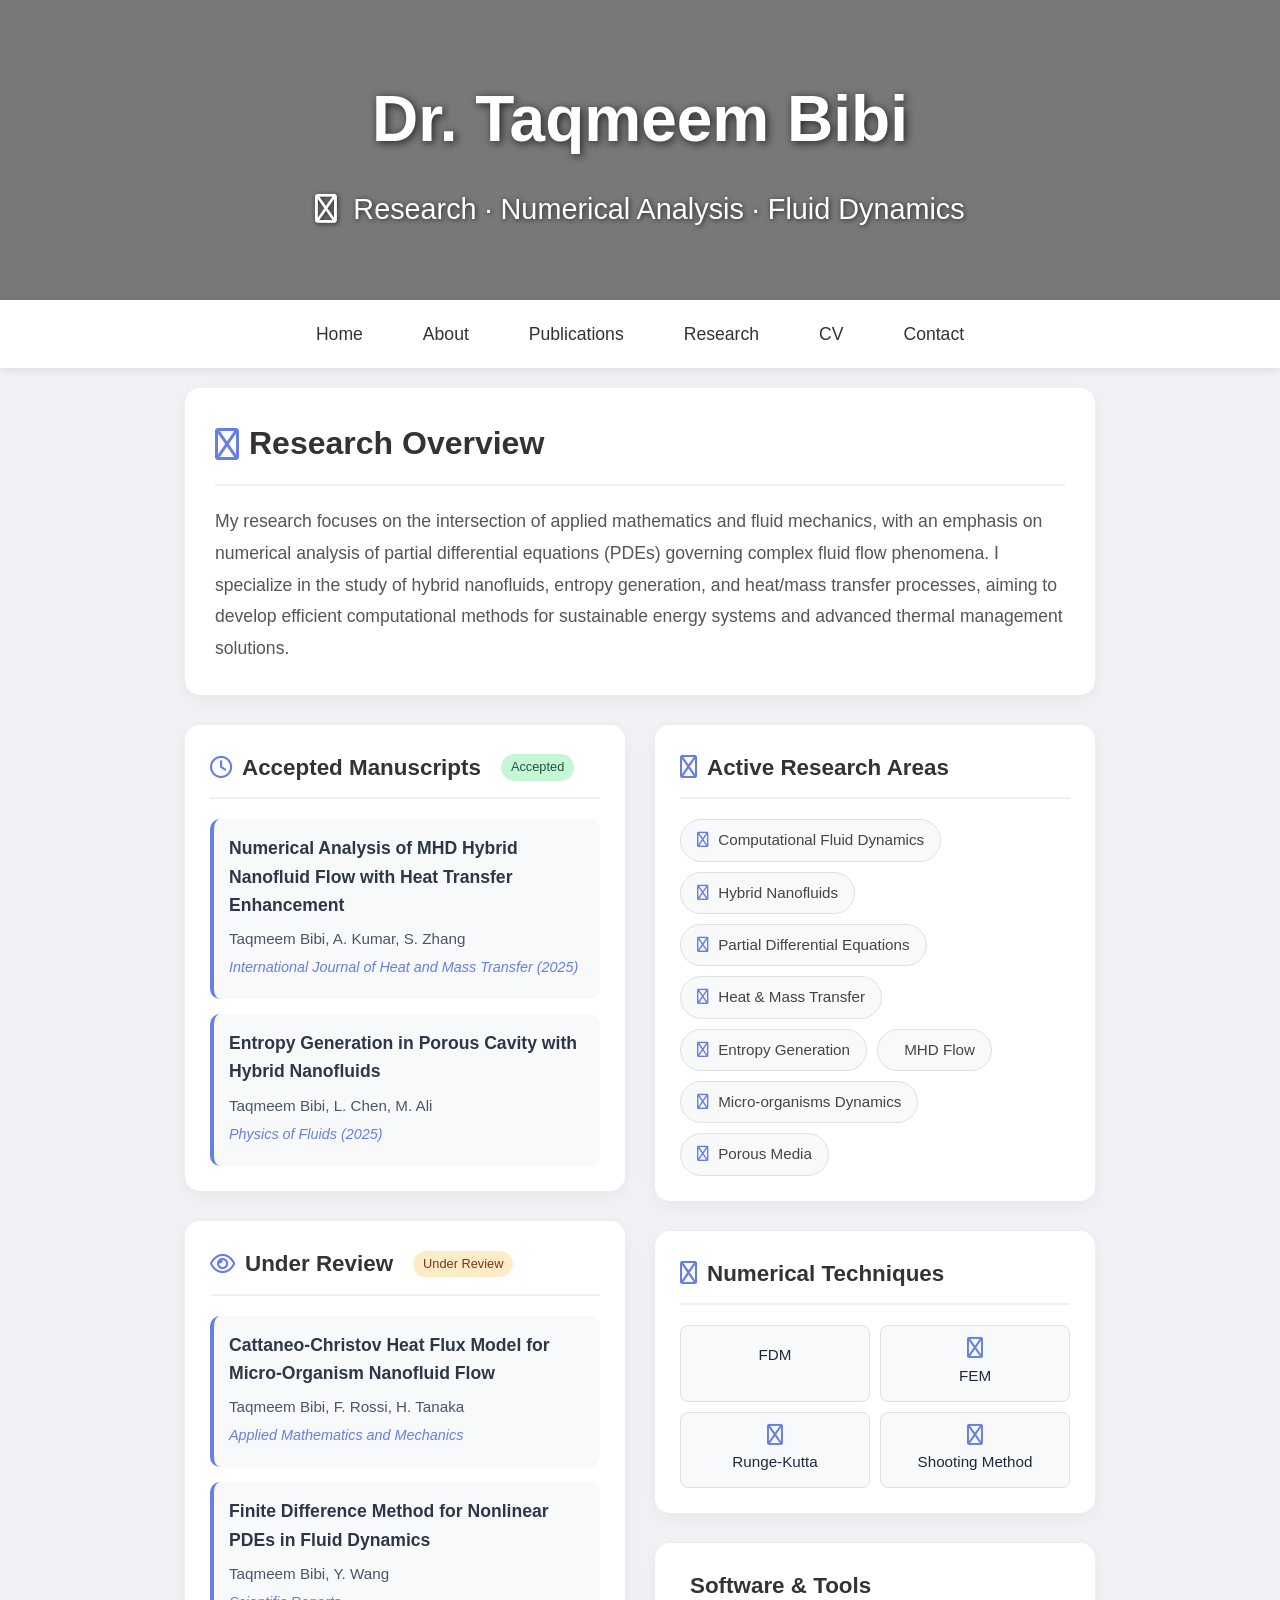
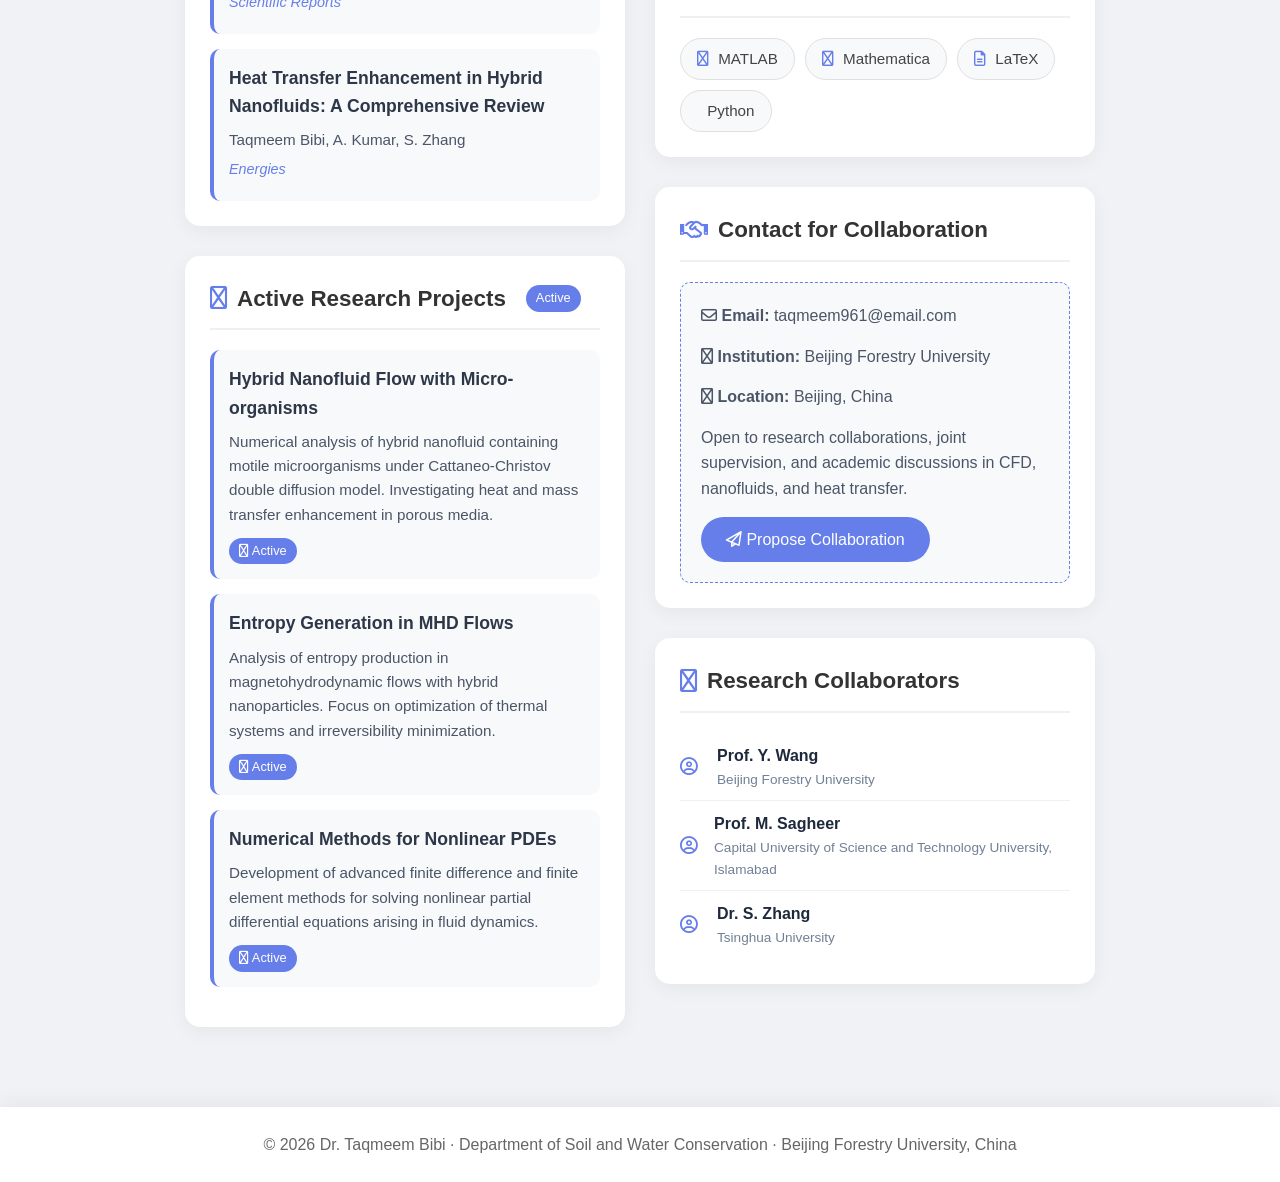
<file: Research.html>
<!DOCTYPE html>
<html lang="en">
<head>
  <meta charset="UTF-8">
  <meta name="viewport" content="width=device-width, initial-scale=1.0">
  <title>Research · Dr. Taqmeem Bibi</title>
  <!-- Font Awesome 6 -->
  <link rel="stylesheet" href="https://cdnjs.cloudflare.com/ajax/libs/font-awesome/6.0.0-beta3/css/all.min.css">
  <style>
    * {
      margin: 0;
      padding: 0;
      box-sizing: border-box;
    }

    body {
      font-family: 'Segoe UI', Arial, sans-serif;
      background: #f0f2f5;
      color: #1e293b;
      line-height: 1.6;
      width: 100%;
      overflow-x: hidden;
    }

    /* HEADER - FULL WIDTH */
    .hero {
      width: 100vw;
      position: relative;
      left: 50%;
      right: 50%;
      margin-left: -50vw;
      margin-right: -50vw;
      height: 300px;
      background-size: cover;
      background-position: center;
      background-repeat: no-repeat;
      display: flex;
      flex-direction: column;
      justify-content: center;
      align-items: center;
      text-align: center;
      color: white;
      box-shadow: 0 10px 30px rgba(0,0,0,0.2);
    }

    .hero::before {
      content: '';
      position: absolute;
      top: 0;
      left: 0;
      right: 0;
      bottom: 0;
      background: rgba(0, 0, 0, 0.5);
      z-index: 1;
    }

    .hero h1 {
      position: relative;
      z-index: 2;
      font-size: 4rem;
      margin-bottom: 15px;
      text-shadow: 2px 2px 8px rgba(0,0,0,0.7);
    }

    .hero p {
      position: relative;
      z-index: 2;
      font-size: 1.8rem;
      text-shadow: 1px 1px 5px rgba(0,0,0,0.7);
    }

    .hero p i {
      margin-right: 8px;
    }

    /* navigation - full width */
    .nav-bar {
      width: 100vw;
      position: relative;
      left: 50%;
      right: 50%;
      margin-left: -50vw;
      margin-right: -50vw;
      background: white;
      padding: 15px 0;
      display: flex;
      justify-content: center;
      gap: 30px;
      box-shadow: 0 2px 10px rgba(0,0,0,0.1);
    }

    .nav-bar a {
      text-decoration: none;
      color: #333;
      font-weight: 500;
      font-size: 1.1rem;
      padding: 5px 15px;
      border-radius: 5px;
      transition: all 0.3s;
    }

    .nav-bar a:hover {
      background: #667eea;
      color: white;
    }

    /* main container */
    .container {
      width: 100%;
      max-width: 950px;
      margin: 0 auto;
      padding: 20px;
    }

    /* Research Overview Card */
    .overview-card {
      background: white;
      border-radius: 15px;
      padding: 30px;
      margin-bottom: 30px;
      box-shadow: 0 5px 20px rgba(0,0,0,0.05);
    }

    .overview-card h2 {
      font-size: 2rem;
      margin-bottom: 20px;
      color: #333;
      display: flex;
      align-items: center;
      gap: 10px;
      border-bottom: 2px solid #f0f0f0;
      padding-bottom: 15px;
    }

    .overview-card h2 i {
      color: #667eea;
    }

    .overview-card p {
      font-size: 1.1rem;
      color: #555;
      line-height: 1.8;
    }

    /* main content - two columns */
    .main-content {
      display: grid;
      grid-template-columns: 1fr 1fr;
      gap: 30px;
      margin: 30px 0;
    }

    /* left column */
    .left-column {
      display: flex;
      flex-direction: column;
      gap: 30px;
    }

    /* right column */
    .right-column {
      display: flex;
      flex-direction: column;
      gap: 30px;
    }

    /* research cards */
    .research-card {
      background: white;
      border-radius: 15px;
      padding: 25px;
      box-shadow: 0 5px 20px rgba(0,0,0,0.05);
    }

    .research-card h3 {
      font-size: 1.4rem;
      margin-bottom: 20px;
      color: #333;
      display: flex;
      align-items: center;
      gap: 10px;
      border-bottom: 2px solid #f0f0f0;
      padding-bottom: 12px;
    }

    .research-card h3 i {
      color: #667eea;
    }

    .research-card h4 {
      font-size: 1.1rem;
      margin: 15px 0 10px 0;
      color: #444;
      display: flex;
      align-items: center;
      gap: 8px;
    }

    .research-card h4 i {
      color: #667eea;
      font-size: 1rem;
    }

    .research-list {
      list-style: none;
    }

    .research-item {
      padding: 15px;
      margin-bottom: 15px;
      background: #f8f9fa;
      border-radius: 10px;
      border-left: 4px solid #667eea;
    }

    .research-item:last-child {
      margin-bottom: 0;
    }

    .research-item .title {
      font-weight: 600;
      font-size: 1.1rem;
      margin-bottom: 8px;
      color: #2d3748;
    }

    .research-item .authors {
      font-size: 0.95rem;
      color: #4a5568;
      margin-bottom: 5px;
    }

    .research-item .journal {
      font-size: 0.9rem;
      color: #667eea;
      font-style: italic;
      margin-bottom: 5px;
    }

    .research-item .description {
      font-size: 0.9rem;
      color: #4a5568;
    }

    .status-badge {
      display: inline-block;
      padding: 3px 10px;
      border-radius: 30px;
      font-size: 0.8rem;
      font-weight: 500;
      margin-left: 10px;
    }

    .status-accepted {
      background: #c6f6d5;
      color: #22543d;
    }

    .status-active {
      background: #667eea;
      color: white;
    }

    .status-review {
      background: #feebc8;
      color: #7b341e;
    }

    /* tags */
    .research-tags {
      display: flex;
      flex-wrap: wrap;
      gap: 10px;
      margin-top: 10px;
    }

    .tag {
      background: #f8f9fa;
      padding: 8px 16px;
      border-radius: 50px;
      font-size: 0.95rem;
      border: 1px solid #e0e0e0;
      color: #444;
    }

    .tag i {
      color: #667eea;
      margin-right: 6px;
    }

    /* techniques grid */
    .tech-grid {
      display: grid;
      grid-template-columns: 1fr 1fr;
      gap: 10px;
    }

    .tech-item {
      background: #f8f9fa;
      padding: 12px;
      border-radius: 8px;
      text-align: center;
      font-size: 0.95rem;
      border: 1px solid #e0e0e0;
    }

    .tech-item i {
      color: #667eea;
      display: block;
      font-size: 1.3rem;
      margin-bottom: 5px;
    }

    /* projects list */
    .project-item {
      padding: 15px;
      margin-bottom: 15px;
      background: #f8f9fa;
      border-radius: 10px;
      border-left: 4px solid #667eea;
    }

    .project-item .project-title {
      font-weight: 600;
      font-size: 1.1rem;
      margin-bottom: 8px;
      color: #2d3748;
    }

    .project-item .project-desc {
      font-size: 0.95rem;
      color: #4a5568;
      margin-bottom: 10px;
    }

    .project-item .project-status {
      display: inline-block;
      padding: 3px 10px;
      border-radius: 30px;
      font-size: 0.8rem;
      font-weight: 500;
    }

    .status-active {
      background: #667eea;
      color: white;
    }

    /* contact collaboration */
    .contact-collab {
      background: #f8f9fa;
      border-radius: 10px;
      padding: 20px;
      margin-top: 15px;
      border: 1px dashed #667eea;
    }

    .contact-collab p {
      margin-bottom: 15px;
      color: #4a5568;
    }

    .collab-btn {
      display: inline-block;
      background: #667eea;
      color: white;
      padding: 10px 25px;
      border-radius: 50px;
      text-decoration: none;
      font-weight: 500;
      transition: all 0.3s;
    }

    .collab-btn:hover {
      background: #5a67d8;
      transform: translateY(-2px);
    }

    /* collaborators */
    .collab-item {
      display: flex;
      align-items: center;
      gap: 12px;
      padding: 10px 0;
      border-bottom: 1px solid #f0f0f0;
    }

    .collab-item:last-child {
      border-bottom: none;
    }

    .collab-item i {
      width: 25px;
      color: #667eea;
      font-size: 1.1rem;
    }

    .collab-item .collab-name {
      font-weight: 600;
    }

    .collab-item .collab-inst {
      font-size: 0.85rem;
      color: #718096;
    }

    /* footer */
    .footer {
      width: 100vw;
      position: relative;
      left: 50%;
      right: 50%;
      margin-left: -50vw;
      margin-right: -50vw;
      background: white;
      padding: 25px;
      margin-top: 30px;
      text-align: center;
      color: #666;
      box-shadow: 0 -5px 20px rgba(0,0,0,0.05);
    }

    /* responsive */
    @media (max-width: 900px) {
      .main-content {
        grid-template-columns: 1fr;
      }
      
      .hero h1 {
        font-size: 2.8rem;
      }
      
      .hero p {
        font-size: 1.4rem;
      }
      
      .nav-bar {
        flex-wrap: wrap;
        gap: 10px;
      }
      
      .tech-grid {
        grid-template-columns: 1fr;
      }
    }

    @media (max-width: 480px) {
      .hero h1 {
        font-size: 2rem;
      }
      
      .hero p {
        font-size: 1.1rem;
      }
      
      .overview-card h2 {
        font-size: 1.6rem;
      }
    }
  </style>
</head>
<body>
  <!-- HEADER - FULL WIDTH WITH ROTATING IMAGES -->
  <div class="hero" id="hero">
    <h1>Dr. Taqmeem Bibi</h1>
    <p><i class="fa-regular fa-flask"></i> Research · Numerical Analysis · Fluid Dynamics</p>
  </div>

  <!-- NAVIGATION - FULL WIDTH -->
   <div class="nav-bar">
    <a href="index.html">Home</a>
    <a href="About.html">About</a>
    <a href="Publications.html">Publications</a>
    <a href="Research.html">Research</a>
    <a href="CV.html">CV</a>
    <a href="Contact.html">Contact</a>
  </div>
 

  <!-- MAIN CONTAINER -->
  <div class="container">
    <!-- Research Overview -->
    <div class="overview-card">
      <h2><i class="fa-regular fa-microscope"></i> Research Overview</h2>
      <p>My research focuses on the intersection of applied mathematics and fluid mechanics, with an emphasis on numerical analysis of partial differential equations (PDEs) governing complex fluid flow phenomena. I specialize in the study of hybrid nanofluids, entropy generation, and heat/mass transfer processes, aiming to develop efficient computational methods for sustainable energy systems and advanced thermal management solutions.</p>
    </div>

    <!-- MAIN CONTENT - TWO COLUMNS -->
    <div class="main-content">
      <!-- LEFT COLUMN -->
      <div class="left-column">
        <!-- Accepted Manuscripts -->
        <div class="research-card">
          <h3><i class="fa-regular fa-clock"></i> Accepted Manuscripts <span class="status-badge status-accepted">Accepted</span></h3>
          
          <div class="research-item">
            <div class="title">Numerical Analysis of MHD Hybrid Nanofluid Flow with Heat Transfer Enhancement</div>
            <div class="authors">Taqmeem Bibi, A. Kumar, S. Zhang</div>
            <div class="journal">International Journal of Heat and Mass Transfer (2025)</div>
          </div>

          <div class="research-item">
            <div class="title">Entropy Generation in Porous Cavity with Hybrid Nanofluids</div>
            <div class="authors">Taqmeem Bibi, L. Chen, M. Ali</div>
            <div class="journal">Physics of Fluids (2025)</div>
          </div>
        </div>

        <!-- Under Review -->
        <div class="research-card">
          <h3><i class="fa-regular fa-eye"></i> Under Review <span class="status-badge status-review">Under Review</span></h3>
          
          <div class="research-item">
            <div class="title">Cattaneo-Christov Heat Flux Model for Micro-Organism Nanofluid Flow</div>
            <div class="authors">Taqmeem Bibi, F. Rossi, H. Tanaka</div>
            <div class="journal">Applied Mathematics and Mechanics</div>
          </div>

          <div class="research-item">
            <div class="title">Finite Difference Method for Nonlinear PDEs in Fluid Dynamics</div>
            <div class="authors">Taqmeem Bibi, Y. Wang</div>
            <div class="journal">Scientific Reports</div>
          </div>

          <div class="research-item">
            <div class="title">Heat Transfer Enhancement in Hybrid Nanofluids: A Comprehensive Review</div>
            <div class="authors">Taqmeem Bibi, A. Kumar, S. Zhang</div>
            <div class="journal">Energies</div>
          </div>
        </div>

        <!-- Active Research Projects -->
        <div class="research-card">
          <h3><i class="fa-regular fa-rocket"></i> Active Research Projects <span class="status-badge status-active">Active</span></h3>
          
          <div class="project-item">
            <div class="project-title">Hybrid Nanofluid Flow with Micro-organisms</div>
            <div class="project-desc">Numerical analysis of hybrid nanofluid containing motile microorganisms under Cattaneo-Christov double diffusion model. Investigating heat and mass transfer enhancement in porous media.</div>
            <span class="project-status status-active"><i class="fa-regular fa-spinner"></i> Active</span>
          </div>

          <div class="project-item">
            <div class="project-title">Entropy Generation in MHD Flows</div>
            <div class="project-desc">Analysis of entropy production in magnetohydrodynamic flows with hybrid nanoparticles. Focus on optimization of thermal systems and irreversibility minimization.</div>
            <span class="project-status status-active"><i class="fa-regular fa-spinner"></i> Active</span>
          </div>

          <div class="project-item">
            <div class="project-title">Numerical Methods for Nonlinear PDEs</div>
            <div class="project-desc">Development of advanced finite difference and finite element methods for solving nonlinear partial differential equations arising in fluid dynamics.</div>
            <span class="project-status status-active"><i class="fa-regular fa-spinner"></i> Active</span>
          </div>
        </div>
      </div>

      <!-- RIGHT COLUMN -->
      <div class="right-column">
        <!-- Active Research Areas -->
        <div class="research-card">
          <h3><i class="fa-regular fa-flask"></i> Active Research Areas</h3>
          <div class="research-tags">
            <span class="tag"><i class="fa-regular fa-wave-square"></i> Computational Fluid Dynamics</span>
            <span class="tag"><i class="fa-regular fa-droplet"></i> Hybrid Nanofluids</span>
            <span class="tag"><i class="fa-regular fa-square-root-variable"></i> Partial Differential Equations</span>
            <span class="tag"><i class="fa-regular fa-fire"></i> Heat & Mass Transfer</span>
            <span class="tag"><i class="fa-regular fa-chart-line"></i> Entropy Generation</span>
            <span class="tag"><i class="fa-regular fa-circle-nodes"></i> MHD Flow</span>
            <span class="tag"><i class="fa-regular fa-atom"></i> Micro-organisms Dynamics</span>
            <span class="tag"><i class="fa-regular fa-water"></i> Porous Media</span>
          </div>
        </div>

        <!-- Numerical Methods -->
        <div class="research-card">
          <h3><i class="fa-regular fa-calculator"></i> Numerical Techniques</h3>
          <div class="tech-grid">
            <div class="tech-item">
              <i class="fa-regular fa-chart-scatter"></i>
              <span>FDM</span>
            </div>
            <div class="tech-item">
              <i class="fa-regular fa-cube"></i>
              <span>FEM</span>
            </div>
            <div class="tech-item">
              <i class="fa-regular fa-chart-line"></i>
              <span>Runge-Kutta</span>
            </div>
            <div class="tech-item">
              <i class="fa-regular fa-crosshairs"></i>
              <span>Shooting Method</span>
            </div>
          </div>
        </div>

        <!-- Software & Tools -->
        <div class="research-card">
          <h3><i class="fa-regular fa-computer"></i> Software & Tools</h3>
          <div class="research-tags">
            <span class="tag"><i class="fa-regular fa-calculator"></i> MATLAB</span>
            <span class="tag"><i class="fa-regular fa-cube"></i> Mathematica</span>
            <span class="tag"><i class="fa-regular fa-file-lines"></i> LaTeX</span>
            <span class="tag"><i class="fa-regular fa-chart-simple"></i> Python</span>
          </div>
        </div>

        <!-- Contact for Collaboration -->
        <div class="research-card">
          <h3><i class="fa-regular fa-handshake"></i> Contact for Collaboration</h3>
          <div class="contact-collab">
            <p><i class="fa-regular fa-envelope"></i> <strong>Email:</strong> taqmeem961@email.com</p>
            <p><i class="fa-regular fa-building-columns"></i> <strong>Institution:</strong> Beijing Forestry University</p>
            <p><i class="fa-regular fa-location-dot"></i> <strong>Location:</strong> Beijing, China</p>
            <p style="margin-top: 15px;">Open to research collaborations, joint supervision, and academic discussions in CFD, nanofluids, and heat transfer.</p>
            <a href="mailto:taqmeem961@email.com" class="collab-btn"><i class="fa-regular fa-paper-plane"></i> Propose Collaboration</a>
          </div>
        </div>

        <!-- Research Collaborators -->
        <div class="research-card">
          <h3><i class="fa-regular fa-user-group"></i> Research Collaborators</h3>
          
          <div class="collab-item">
            <i class="fa-regular fa-circle-user"></i>
            <div>
              <div class="collab-name">Prof. Y. Wang</div>
              <div class="collab-inst">Beijing Forestry University</div>
            </div>
          </div>
          
          <div class="collab-item">
            <i class="fa-regular fa-circle-user"></i>
            <div>
              <div class="collab-name">Prof. M. Sagheer</div>
              <div class="collab-inst">Capital University of Science and Technology University, Islamabad</div>
            </div>
          </div>
          
          <div class="collab-item">
            <i class="fa-regular fa-circle-user"></i>
            <div>
              <div class="collab-name">Dr. S. Zhang</div>
              <div class="collab-inst">Tsinghua University</div>
            </div>
          </div>
        </div>
      </div>
    </div>
  </div>

  <!-- FOOTER - FULL WIDTH -->
  <div class="footer">
    <p>© 2026 Dr. Taqmeem Bibi · Department of Soil and Water Conservation · Beijing Forestry University, China</p>
  </div>

  <!-- ROTATING HEADER SCRIPT -->
  <script>
    const images = [
      "https://images.unsplash.com/photo-1635070041078-e363dbe005cb?auto=format&fit=crop&w=2000&q=80",
      "fluid1.jpg",
      "fluid2.png",
      "fluid3.png",
      "fluid4.jpg"
    ];

    let i = 0;
    function changeBackground() {
      const hero = document.getElementById("hero");
      hero.style.backgroundImage = `url('${images[i]}')`;
      i = (i + 1) % images.length;
    }
    
    changeBackground();
    setInterval(changeBackground, 3000);
  </script>
</body>
</html>
</file>
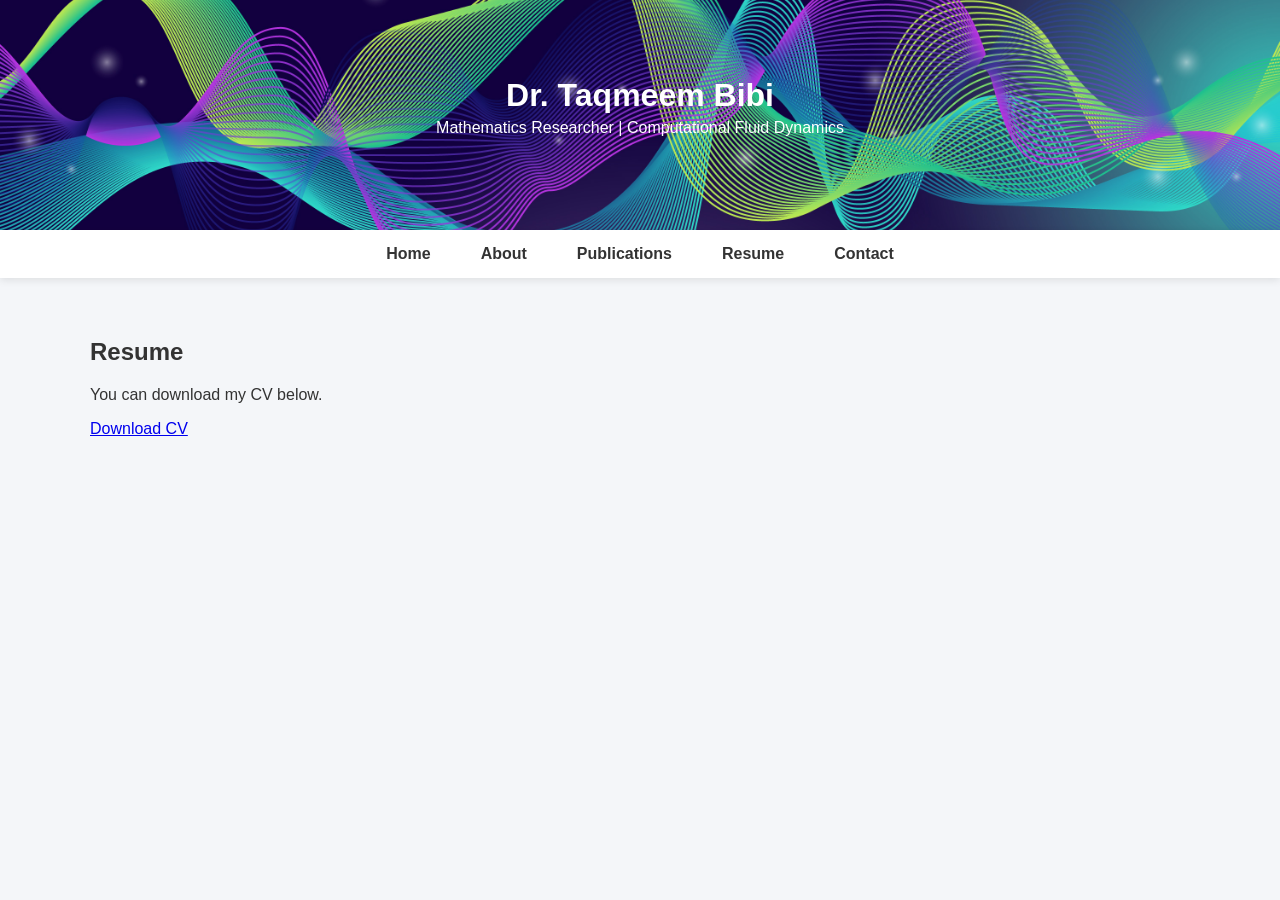
<file: Resume.html>
<!DOCTYPE html>
<html>
<head>
<title>Resume</title>
<link rel="stylesheet" href="style.css">
<script src="script.js" defer></script>
</head>

<body>
<header id="hero">
  <h1>Dr. Taqmeem Bibi</h1>
  <p>Mathematics Researcher | Computational Fluid Dynamics</p>
</header>
<nav>
<a href="index.html">Home</a>
<a href="About.html">About</a>
<a href="Publications.html">Publications</a>
<a href="Resume.html">Resume</a>
<a href="Contact.html">Contact</a>
</nav>
<div class="container">
<h2>Resume</h2>

<p>You can download my CV below.</p>

<a href="cv.pdf">Download CV</a>
</div>
</body>
</html>
</file>
<file: style.css>
/* General body */
body {
  margin:0;
  font-family: Arial, Helvetica, sans-serif;
  background: #f4f6f9;
  color: #333;
}

/* Header */
header {
  height: 230px;
  color: white;
  text-align: center;
  background-size: cover;
  background-position: center;
  display: flex;
  flex-direction: column;
  justify-content: center;
  align-items: center;
  transition: background-image 1s ease-in-out;
}

header h1 {
  font-size: 32px;
  margin: 0;
}

header p {
  font-size: 16px;
  margin-top: 5px;
}

/* Navigation menu */
nav {
  background: white;
  display: flex;
  justify-content: center;
  box-shadow: 0 2px 8px rgba(0,0,0,0.1);
}

nav a {
  padding: 15px 25px;
  text-decoration: none;
  color: #333;
  font-weight: bold;
}

nav a:hover {
  background: #222;
  color: white;
}

/* Container for content */
.container {
  max-width: 1100px;
  margin: auto;
  padding: 40px 20px;
}

/* Footer */

footer{
position: fixed;
bottom: 0;
left: 0;
width: 100%;
background: #222;
color: white;
text-align: center;
padding: 10px;
}
</file>
